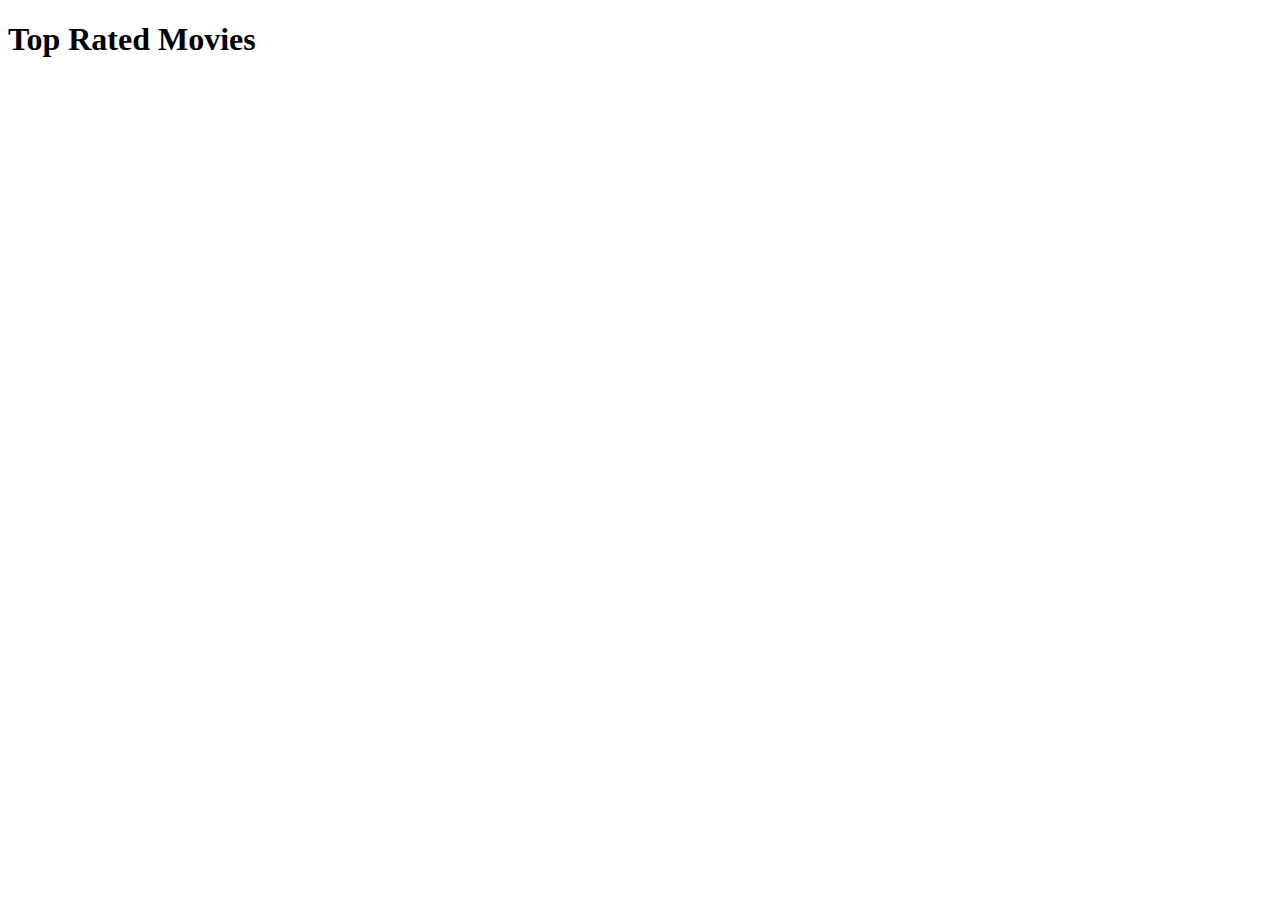
<file: 01_27_Class/index.html>
<!DOCTYPE html>
<html lang="en">
 <head>
 <meta charset="UTF-8" />
 <meta http-equiv="X-UA-Compatible" content="IE=edge" />
 <meta name="viewport" content="width=device-width, initial-scale=1.0" />
 <title>Media Dashboard Example</title>
 <link rel="stylesheet">
 </head>
     <!-- Scenario: Movie Streaming Platform – Top Rated & Trending Content
            Business Requirement: We want to display a mini “dashboard” on a webpage that shows:
            Titles of top-rated movies (rating ≥ 7).
            Average watch time of those movies.
            Optionally, a category breakdown by genre. -->
 <body>
    <h1>Top Rated Movies</h1>
    <div id="movieList"></div>
    <div id="averageWatchTime">
<script src="dashboard.js"></script>
</body>
</html>
</file>
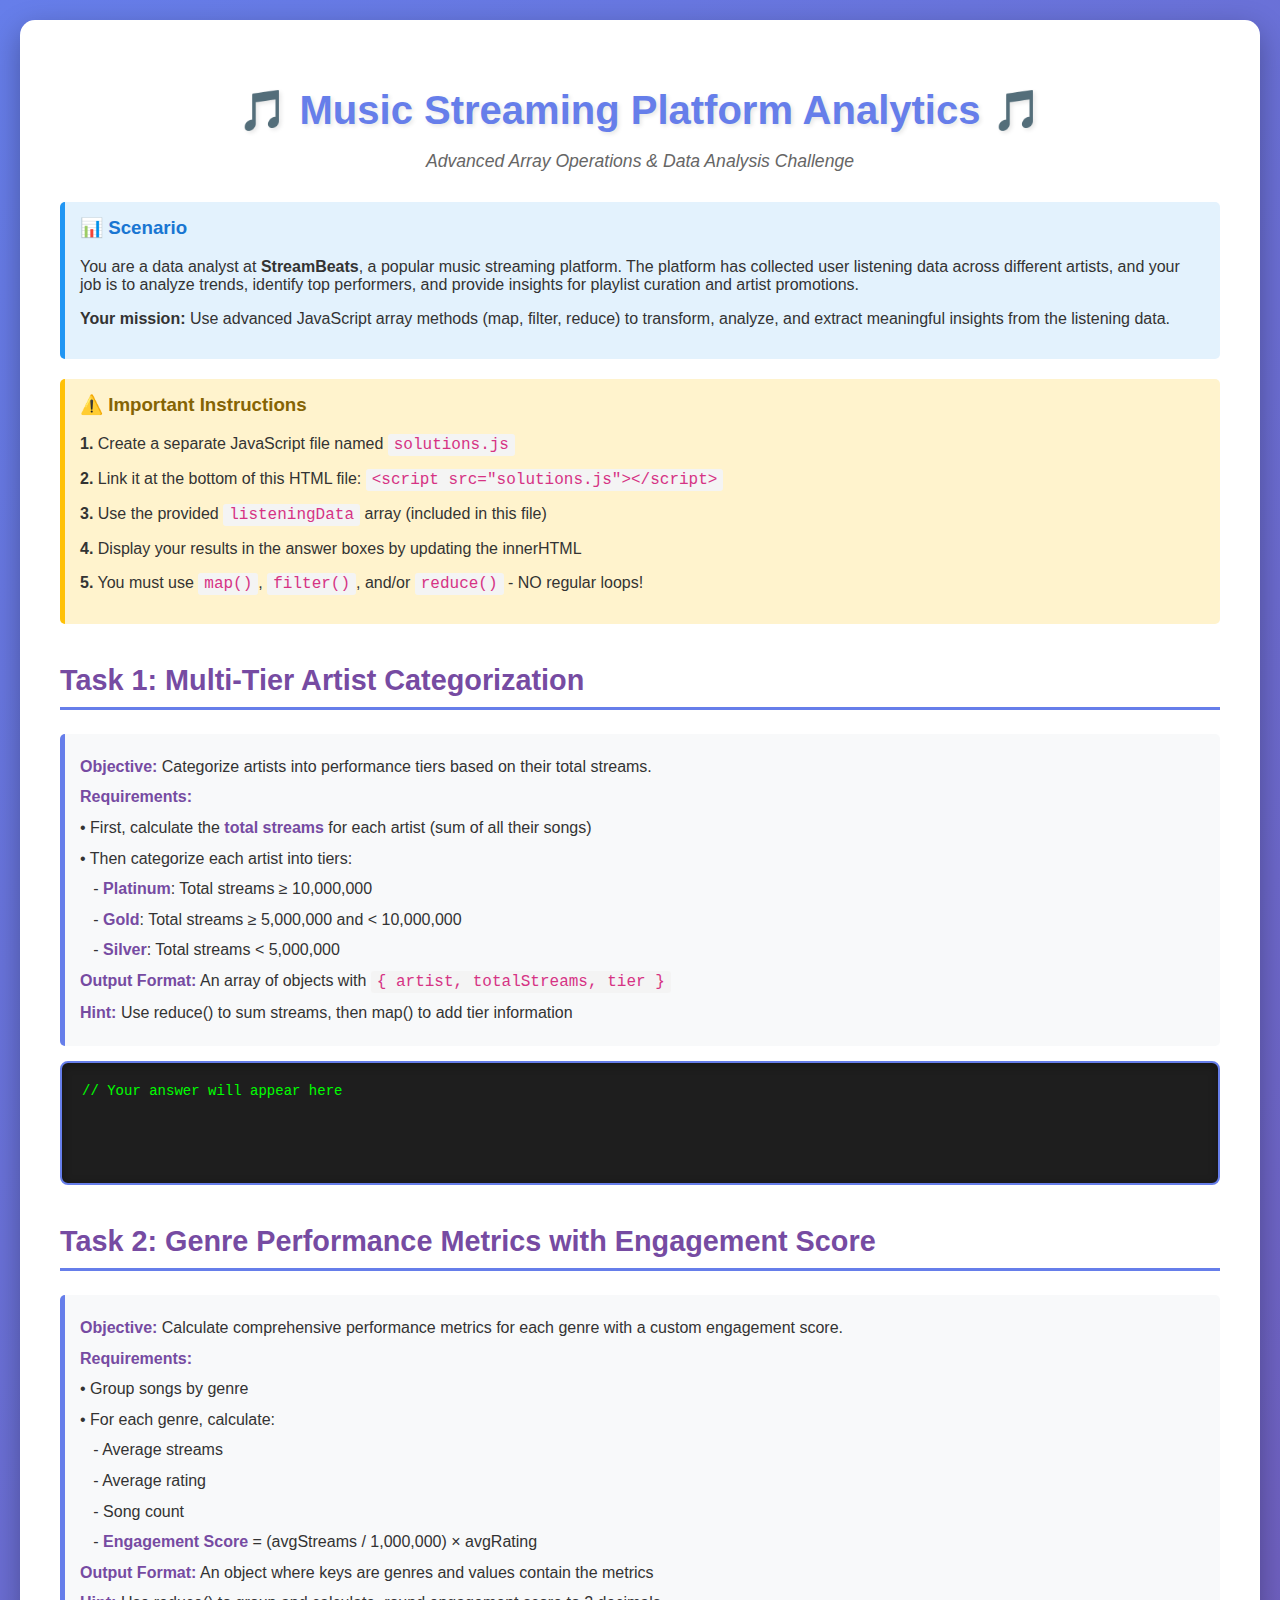
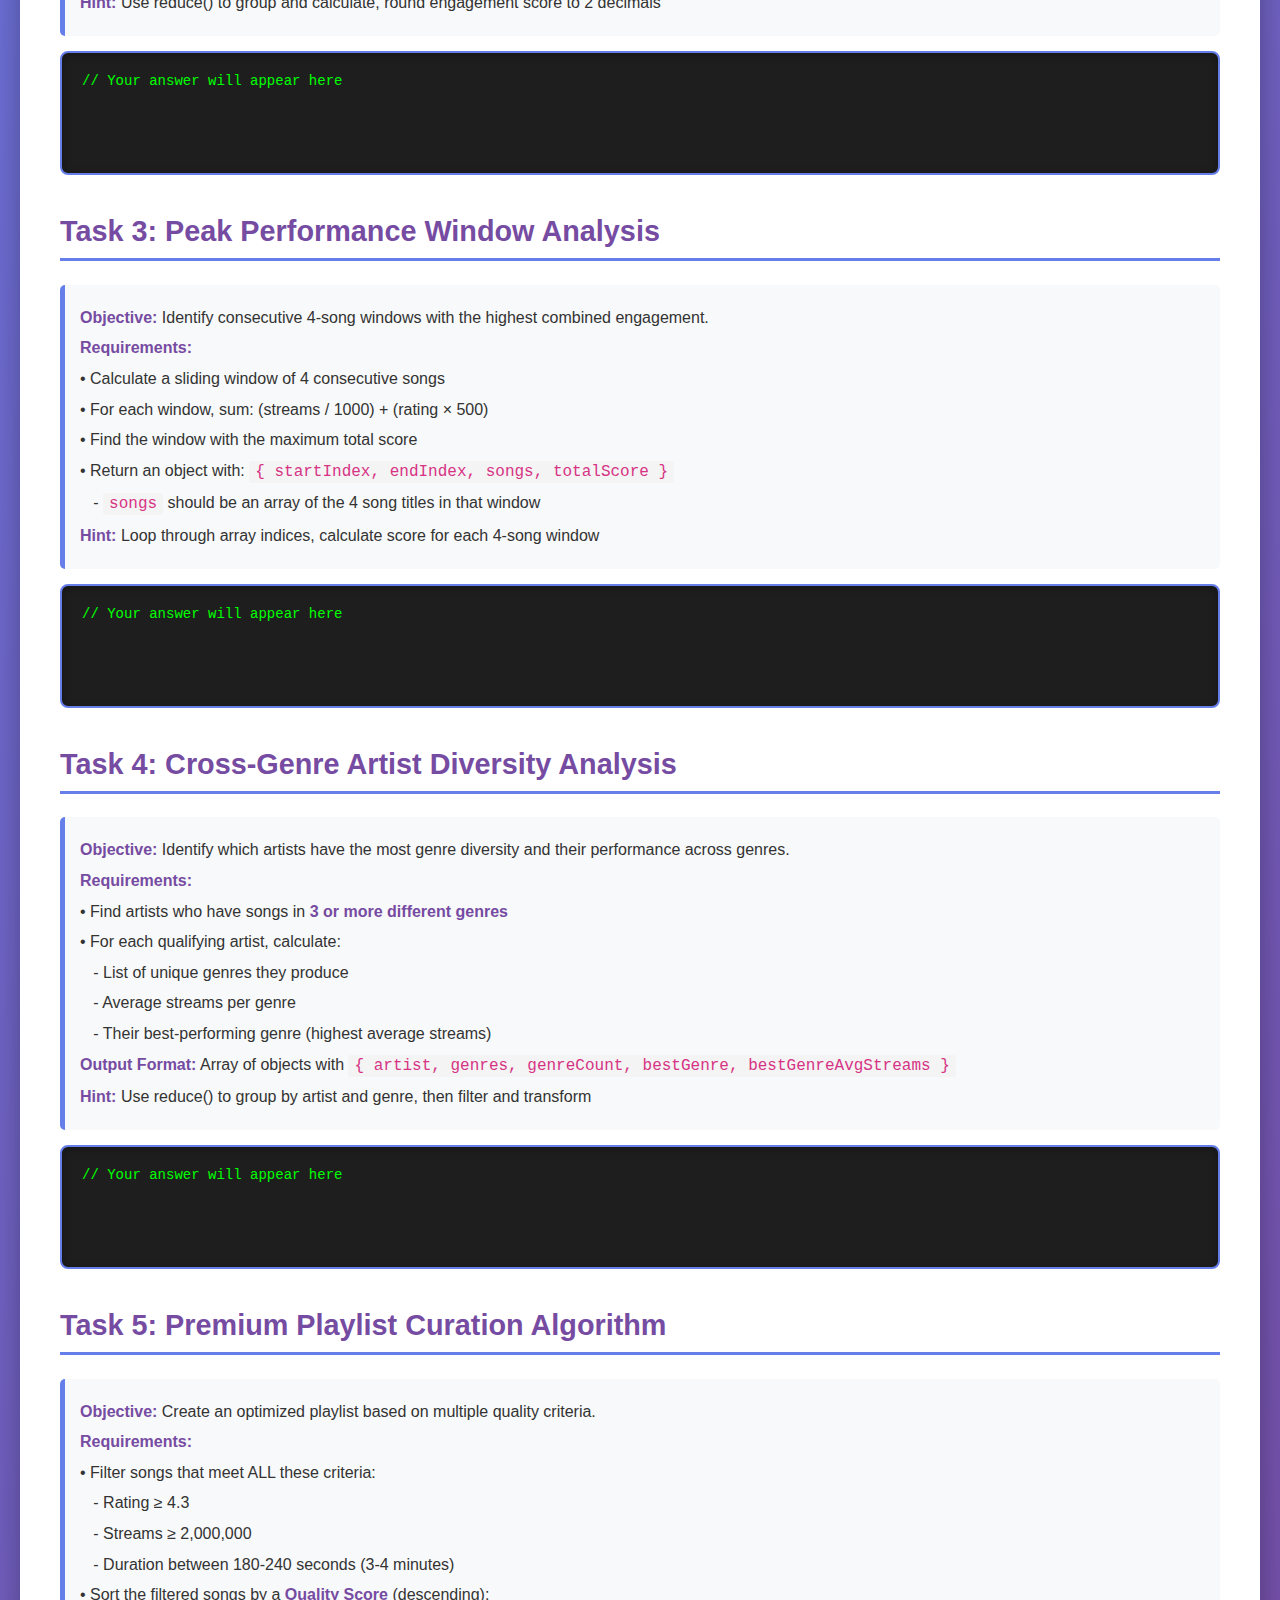
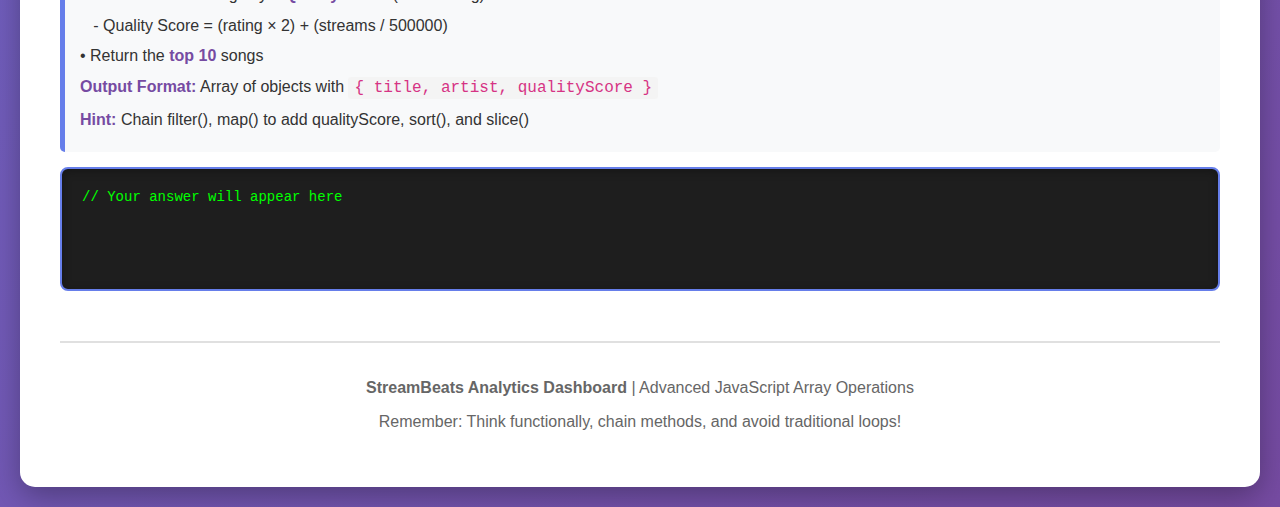
<file: AdvancedArrayOperations-MusicAnalytics/index.html>
<!DOCTYPE html>
<html lang="en">
<head>
    <meta charset="UTF-8">
    <meta name="viewport" content="width=device-width, initial-scale=1.0">
    <title>Music Streaming Platform Analytics - Level 3</title>
    <style>
        /* General page styling */
        body {
            font-family: 'Segoe UI', Tahoma, Geneva, Verdana, sans-serif;
            background: linear-gradient(135deg, #667eea 0%, #764ba2 100%);
            color: #333;
            margin: 0;
            padding: 20px;
            min-height: 100vh;
        }

        .container {
            max-width: 1200px;
            margin: 0 auto;
            background-color: #ffffff;
            border-radius: 15px;
            box-shadow: 0 10px 30px rgba(0, 0, 0, 0.3);
            padding: 40px;
        }

        h1 {
            text-align: center;
            color: #667eea;
            font-size: 2.5em;
            margin-bottom: 10px;
            text-shadow: 2px 2px 4px rgba(0, 0, 0, 0.1);
        }

        .subtitle {
            text-align: center;
            color: #666;
            font-size: 1.1em;
            margin-bottom: 30px;
            font-style: italic;
        }

        h2 {
            color: #764ba2;
            margin-top: 40px;
            padding-bottom: 10px;
            border-bottom: 3px solid #667eea;
            font-size: 1.8em;
        }

        .task-description {
            background-color: #f8f9fa;
            padding: 15px;
            border-left: 5px solid #667eea;
            margin-bottom: 15px;
            border-radius: 5px;
        }

        .task-description p {
            margin: 5px 0;
            font-size: 16px;
            line-height: 1.6;
        }

        .task-description strong {
            color: #764ba2;
        }

        /* Styling for answer boxes */
        .answer-box {
            background-color: #1e1e1e;
            color: #00ff00;
            border: 2px solid #667eea;
            padding: 20px;
            margin-top: 15px;
            margin-bottom: 30px;
            border-radius: 8px;
            font-family: "Courier New", Courier, monospace;
            white-space: pre-wrap;
            overflow-x: auto;
            min-height: 80px;
            font-size: 14px;
            box-shadow: inset 0 2px 10px rgba(0, 0, 0, 0.3);
        }

        .info-box {
            background-color: #e3f2fd;
            border-left: 5px solid #2196f3;
            padding: 15px;
            margin: 20px 0;
            border-radius: 5px;
        }

        .info-box h3 {
            margin-top: 0;
            color: #1976d2;
        }

        .warning-box {
            background-color: #fff3cd;
            border-left: 5px solid #ffc107;
            padding: 15px;
            margin: 20px 0;
            border-radius: 5px;
        }

        .warning-box h3 {
            margin-top: 0;
            color: #856404;
        }

        code {
            background-color: #f4f4f4;
            padding: 2px 6px;
            border-radius: 3px;
            font-family: "Courier New", Courier, monospace;
            color: #d63384;
        }

        .footer {
            text-align: center;
            margin-top: 50px;
            padding-top: 20px;
            border-top: 2px solid #e0e0e0;
            color: #666;
        }
    </style>
</head>
<body>
    <div class="container">
        <h1>🎵 Music Streaming Platform Analytics 🎵</h1>
        <p class="subtitle">Advanced Array Operations & Data Analysis Challenge</p>

        <div class="info-box">
            <h3>📊 Scenario</h3>
            <p>You are a data analyst at <strong>StreamBeats</strong>, a popular music streaming platform. The platform has collected user listening data across different artists, and your job is to analyze trends, identify top performers, and provide insights for playlist curation and artist promotions.</p>
            <p><strong>Your mission:</strong> Use advanced JavaScript array methods (map, filter, reduce) to transform, analyze, and extract meaningful insights from the listening data.</p>
        </div>

        <div class="warning-box">
            <h3>⚠️ Important Instructions</h3>
            <p><strong>1.</strong> Create a separate JavaScript file named <code>solutions.js</code></p>
            <p><strong>2.</strong> Link it at the bottom of this HTML file: <code>&lt;script src="solutions.js"&gt;&lt;/script&gt;</code></p>
            <p><strong>3.</strong> Use the provided <code>listeningData</code> array (included in this file)</p>
            <p><strong>4.</strong> Display your results in the answer boxes by updating the innerHTML</p>
            <p><strong>5.</strong> You must use <code>map()</code>, <code>filter()</code>, and/or <code>reduce()</code> - NO regular loops!</p>
        </div>

        <!-- Task 1 -->
        <h2>Task 1: Multi-Tier Artist Categorization</h2>
        <div class="task-description">
            <p><strong>Objective:</strong> Categorize artists into performance tiers based on their total streams.</p>
            <p><strong>Requirements:</strong></p>
            <p>• First, calculate the <strong>total streams</strong> for each artist (sum of all their songs)</p>
            <p>• Then categorize each artist into tiers:</p>
            <p>&nbsp;&nbsp;&nbsp;- <strong>Platinum</strong>: Total streams ≥ 10,000,000</p>
            <p>&nbsp;&nbsp;&nbsp;- <strong>Gold</strong>: Total streams ≥ 5,000,000 and &lt; 10,000,000</p>
            <p>&nbsp;&nbsp;&nbsp;- <strong>Silver</strong>: Total streams &lt; 5,000,000</p>
            <p><strong>Output Format:</strong> An array of objects with <code>{ artist, totalStreams, tier }</code></p>
            <p><strong>Hint:</strong> Use reduce() to sum streams, then map() to add tier information</p>
        </div>
        <p id="task1Answer" class="answer-box">// Your answer will appear here</p>

        <!-- Task 2 -->
        <h2>Task 2: Genre Performance Metrics with Engagement Score</h2>
        <div class="task-description">
            <p><strong>Objective:</strong> Calculate comprehensive performance metrics for each genre with a custom engagement score.</p>
            <p><strong>Requirements:</strong></p>
            <p>• Group songs by genre</p>
            <p>• For each genre, calculate:</p>
            <p>&nbsp;&nbsp;&nbsp;- Average streams</p>
            <p>&nbsp;&nbsp;&nbsp;- Average rating</p>
            <p>&nbsp;&nbsp;&nbsp;- Song count</p>
            <p>&nbsp;&nbsp;&nbsp;- <strong>Engagement Score</strong> = (avgStreams / 1,000,000) × avgRating</p>
            <p><strong>Output Format:</strong> An object where keys are genres and values contain the metrics</p>
            <p><strong>Hint:</strong> Use reduce() to group and calculate, round engagement score to 2 decimals</p>
        </div>
        <p id="task2Answer" class="answer-box">// Your answer will appear here</p>

        <!-- Task 3 -->
        <h2>Task 3: Peak Performance Window Analysis</h2>
        <div class="task-description">
            <p><strong>Objective:</strong> Identify consecutive 4-song windows with the highest combined engagement.</p>
            <p><strong>Requirements:</strong></p>
            <p>• Calculate a sliding window of 4 consecutive songs</p>
            <p>• For each window, sum: (streams / 1000) + (rating × 500)</p>
            <p>• Find the window with the maximum total score</p>
            <p>• Return an object with: <code>{ startIndex, endIndex, songs, totalScore }</code></p>
            <p>&nbsp;&nbsp;&nbsp;- <code>songs</code> should be an array of the 4 song titles in that window</p>
            <p><strong>Hint:</strong> Loop through array indices, calculate score for each 4-song window</p>
        </div>
        <p id="task3Answer" class="answer-box">// Your answer will appear here</p>

        <!-- Task 4 -->
        <h2>Task 4: Cross-Genre Artist Diversity Analysis</h2>
        <div class="task-description">
            <p><strong>Objective:</strong> Identify which artists have the most genre diversity and their performance across genres.</p>
            <p><strong>Requirements:</strong></p>
            <p>• Find artists who have songs in <strong>3 or more different genres</strong></p>
            <p>• For each qualifying artist, calculate:</p>
            <p>&nbsp;&nbsp;&nbsp;- List of unique genres they produce</p>
            <p>&nbsp;&nbsp;&nbsp;- Average streams per genre</p>
            <p>&nbsp;&nbsp;&nbsp;- Their best-performing genre (highest average streams)</p>
            <p><strong>Output Format:</strong> Array of objects with <code>{ artist, genres, genreCount, bestGenre, bestGenreAvgStreams }</code></p>
            <p><strong>Hint:</strong> Use reduce() to group by artist and genre, then filter and transform</p>
        </div>
        <p id="task4Answer" class="answer-box">// Your answer will appear here</p>

        <!-- Task 5 -->
        <h2>Task 5: Premium Playlist Curation Algorithm</h2>
        <div class="task-description">
            <p><strong>Objective:</strong> Create an optimized playlist based on multiple quality criteria.</p>
            <p><strong>Requirements:</strong></p>
            <p>• Filter songs that meet ALL these criteria:</p>
            <p>&nbsp;&nbsp;&nbsp;- Rating ≥ 4.3</p>
            <p>&nbsp;&nbsp;&nbsp;- Streams ≥ 2,000,000</p>
            <p>&nbsp;&nbsp;&nbsp;- Duration between 180-240 seconds (3-4 minutes)</p>
            <p>• Sort the filtered songs by a <strong>Quality Score</strong> (descending):</p>
            <p>&nbsp;&nbsp;&nbsp;- Quality Score = (rating × 2) + (streams / 500000)</p>
            <p>• Return the <strong>top 10</strong> songs</p>
            <p><strong>Output Format:</strong> Array of objects with <code>{ title, artist, qualityScore }</code></p>
            <p><strong>Hint:</strong> Chain filter(), map() to add qualityScore, sort(), and slice()</p>
        </div>
        <p id="task5Answer" class="answer-box">// Your answer will appear here</p>

        <div class="footer">
            <p><strong>StreamBeats Analytics Dashboard</strong> | Advanced JavaScript Array Operations</p>
            <p>Remember: Think functionally, chain methods, and avoid traditional loops!</p>
        </div>
    </div>

    <!-- Data Source -->
    <script>
        const listeningData = [
            // Pop
            { title: "Sunset Dreams", artist: "Luna Ray", genre: "pop", streams: 4200000, rating: 4.7, duration: 210 },
            { title: "Neon Lights", artist: "Luna Ray", genre: "pop", streams: 3800000, rating: 4.5, duration: 195 },
            { title: "City Hearts", artist: "Max Sterling", genre: "pop", streams: 5100000, rating: 4.6, duration: 225 },
            { title: "Dancing Shadows", artist: "Aria Chen", genre: "pop", streams: 2900000, rating: 4.4, duration: 200 },
            { title: "Summer Vibes", artist: "Aria Chen", genre: "pop", streams: 6200000, rating: 4.8, duration: 215 },

            // Rock
            { title: "Thunder Roads", artist: "The Rebels", genre: "rock", streams: 3400000, rating: 4.3, duration: 245 },
            { title: "Breaking Free", artist: "The Rebels", genre: "rock", streams: 4100000, rating: 4.5, duration: 230 },
            { title: "Electric Storm", artist: "Luna Ray", genre: "rock", streams: 2700000, rating: 4.2, duration: 255 },
            { title: "Midnight Run", artist: "Jake Rivers", genre: "rock", streams: 3900000, rating: 4.6, duration: 220 },
            { title: "Rebel Heart", artist: "Jake Rivers", genre: "rock", streams: 5200000, rating: 4.7, duration: 235 },

            // Hip-Hop
            { title: "Flow State", artist: "MC Dynamo", genre: "hip-hop", streams: 7800000, rating: 4.8, duration: 190 },
            { title: "Street Poet", artist: "MC Dynamo", genre: "hip-hop", streams: 6500000, rating: 4.6, duration: 205 },
            { title: "Golden Era", artist: "Lyric Master", genre: "hip-hop", streams: 4200000, rating: 4.4, duration: 210 },
            { title: "Rhythm & Truth", artist: "Lyric Master", genre: "hip-hop", streams: 5600000, rating: 4.7, duration: 198 },
            { title: "Urban Legends", artist: "Max Sterling", genre: "hip-hop", streams: 3800000, rating: 4.3, duration: 215 },

            // Electronic
            { title: "Digital Dreams", artist: "Synth Wave", genre: "electronic", streams: 5900000, rating: 4.5, duration: 188 },
            { title: "Neon Pulse", artist: "Synth Wave", genre: "electronic", streams: 6700000, rating: 4.7, duration: 192 },
            { title: "Cyber City", artist: "Aria Chen", genre: "electronic", streams: 4500000, rating: 4.4, duration: 205 },
            { title: "Future Beats", artist: "DJ Nova", genre: "electronic", streams: 8100000, rating: 4.9, duration: 195 },
            { title: "Voltage", artist: "DJ Nova", genre: "electronic", streams: 7200000, rating: 4.6, duration: 200 },

            // R&B
            { title: "Smooth Operator", artist: "Velvet Voice", genre: "r&b", streams: 3200000, rating: 4.5, duration: 220 },
            { title: "Midnight Groove", artist: "Velvet Voice", genre: "r&b", streams: 4600000, rating: 4.7, duration: 235 },
            { title: "Soul Fire", artist: "Luna Ray", genre: "r&b", streams: 2800000, rating: 4.3, duration: 210 },
            { title: "Love Language", artist: "Aria Chen", genre: "r&b", streams: 5400000, rating: 4.8, duration: 225 },
            { title: "Feel The Vibe", artist: "Max Sterling", genre: "r&b", streams: 3900000, rating: 4.4, duration: 215 },

            // Indie
            { title: "Whispering Pines", artist: "Forest Echo", genre: "indie", streams: 1900000, rating: 4.6, duration: 240 },
            { title: "Coffee Shop Tales", artist: "Forest Echo", genre: "indie", streams: 2100000, rating: 4.4, duration: 225 },
            { title: "Vintage Memories", artist: "The Wanderers", genre: "indie", streams: 1600000, rating: 4.2, duration: 235 },
            { title: "Paper Planes", artist: "The Wanderers", genre: "indie", streams: 2400000, rating: 4.5, duration: 220 },
            { title: "Golden Hour", artist: "Luna Ray", genre: "indie", streams: 3100000, rating: 4.7, duration: 215 }
        ];
    </script>

    <!-- Link to student's solution file -->
    <script src="solutions.js"></script>
</body>
</html>
</file>
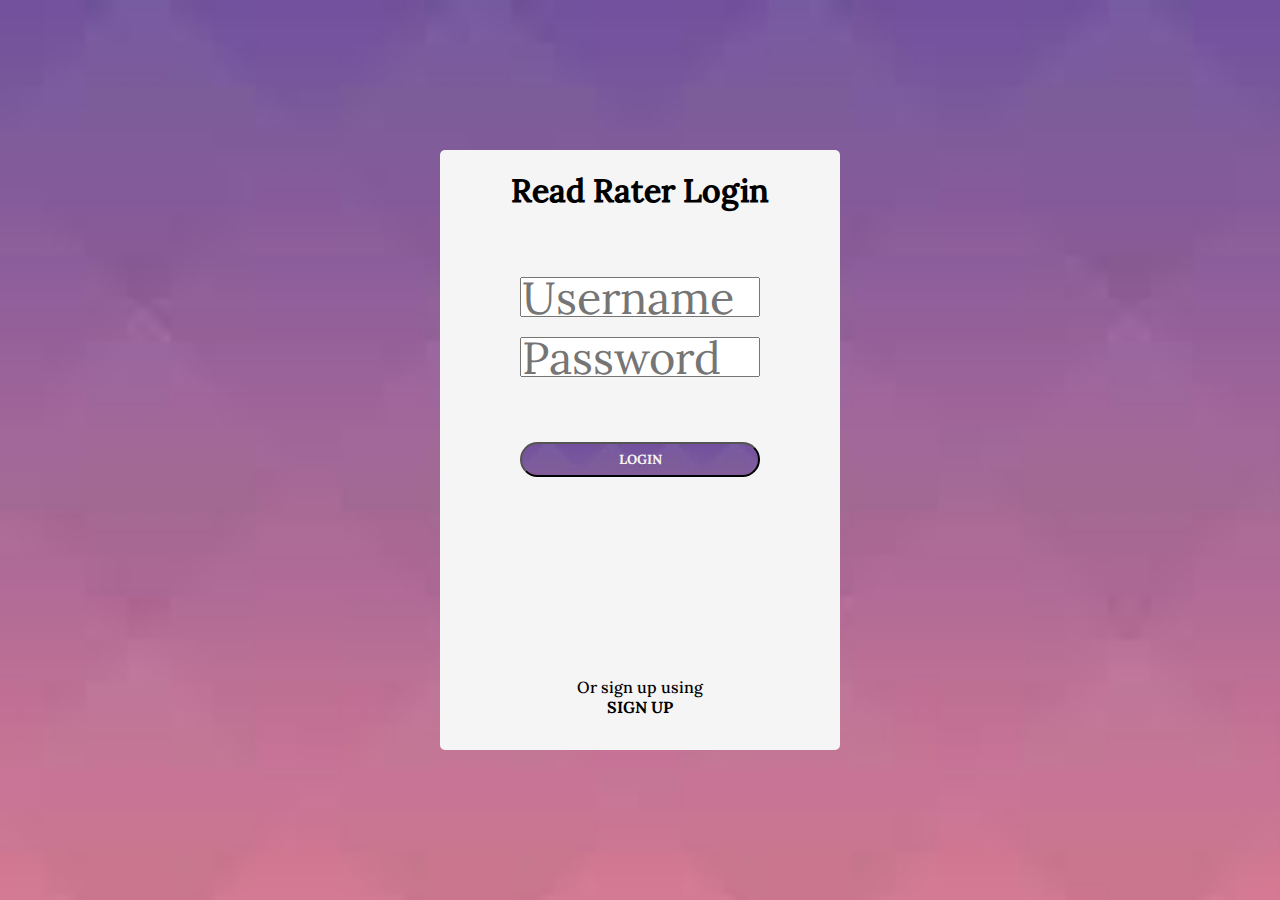
<file: Final Project/index.html>
<!DOCTYPE html>
<html lang="en">
 <head>
 <meta charset="UTF-8" />
 <meta http-equiv="X-UA-Compatible" content="IE=edge" />
 <meta name="viewport" content="width=device-width, initial-scale=1.0" />
 <title>Read Rater Login</title>
 <link rel="stylesheet" href="css/styles.css">
 </head>
 <body>
    <div class="wrapper">
        <div class="loginBox">
            <h1>Read Rater Login</h1>
            <form action="" id="loginForm">
                <!-- Username input -->
                 <div class="form-group">
                    <label for="username"></label>
                    <input type="text" name="username" id="username" placeholder="Username">
                 </div>
                <!-- Password input -->
                 <div class="form-group">
                    <label for="password"></label>
                    <input type="password" name="password" id="password" placeholder="Password">
                 </div>

                <!-- Login button -->
                 <button type="submit" id="login">LOGIN</button>
                
                 <!-- LINK TO SIGN UP PAGE -->
                <p>Or sign up using <br> <a href="signup.html">SIGN UP</a></p>

            </form>

        </div>
    </div>
<script src="index.js"></script>
</body>
</html>
</file>
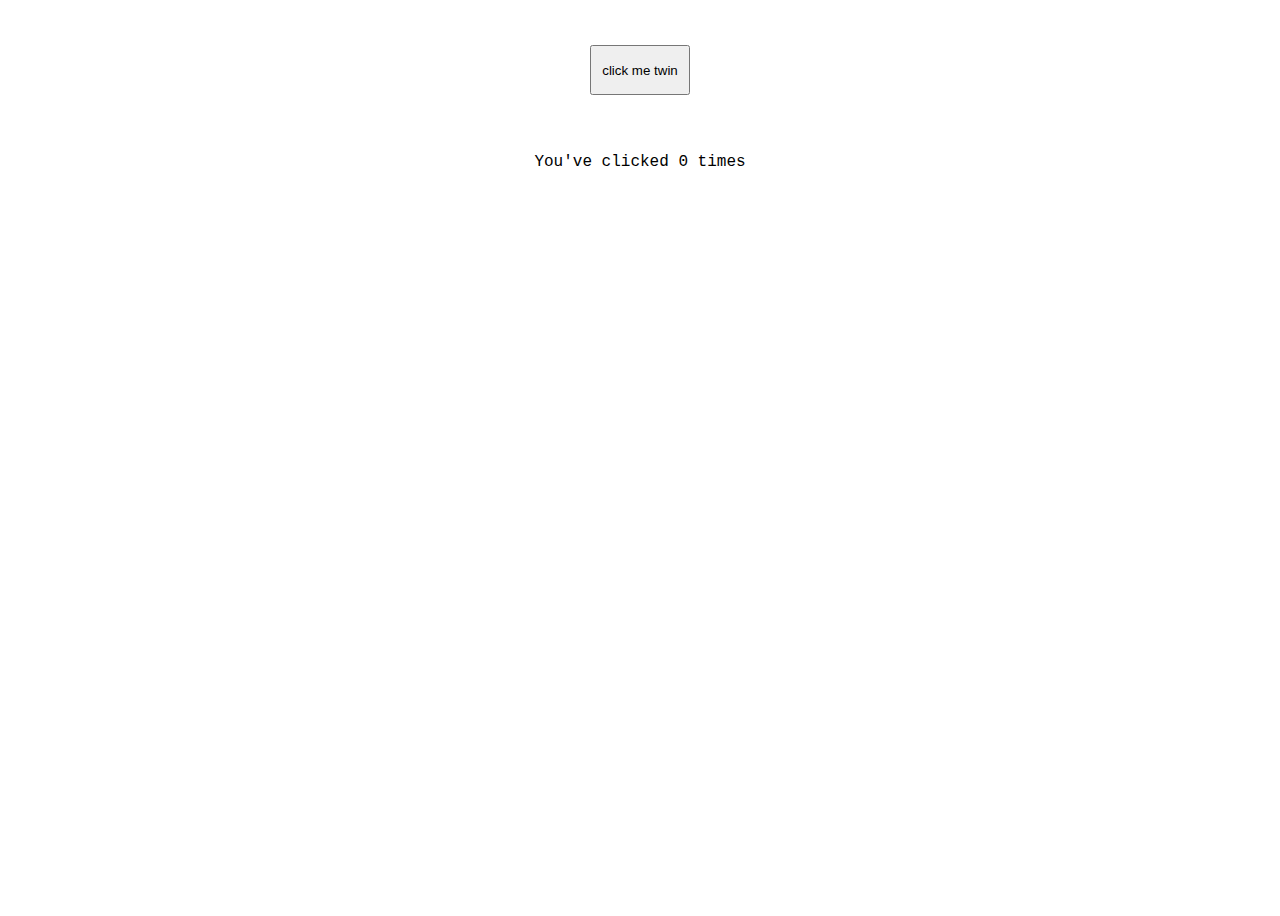
<file: Lab_Assignment1/index.html>
<!DOCTYPE html>
<html lang="en">
<head>
    <meta charset="UTF-8">
    <meta name="viewport" content="width=device-width, initial-scale=1.0">
    <title>My Website</title>
    <link rel="stylesheet" href="style.css">
</head>
<body>
    <h1 id="myh1"></h1>
    <p id="myp"></p>

    <div class="click">
        <button id="my_button"> click me twin</button>
        <p>You've clicked <span id="click-count">0</span> times</p>
    </div>

    <script src="index.js"></script>
</body>
</html>
</file>
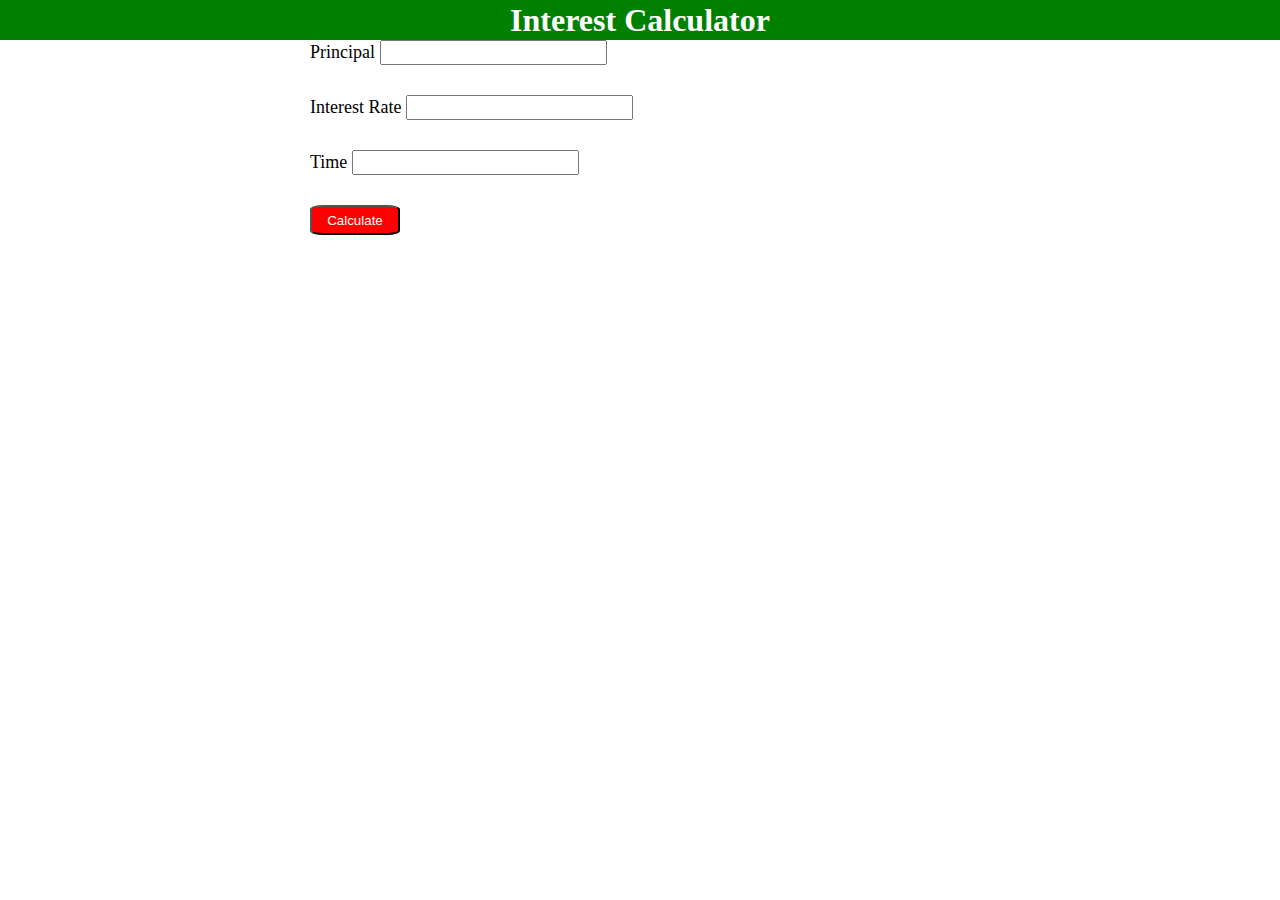
<file: Lab_Assignment3/index.html>
<!DOCTYPE html>
<html lang="en">
 <head>
 <meta charset="UTF-8" />
 <meta http-equiv="X-UA-Compatible" content="IE=edge" />
 <meta name="viewport" content="width=device-width, initial-scale=1.0" />
 <title>Interest Calculators</title>
 <link rel="stylesheet" href="css/styles.css">
 </head>
 <body>
  <div class="wrapper">
    <div class="title">
      <h1>Interest Calculator</h1>
    </div>

    <div class="calculator">
      <div class="problem">
        <form>
          <label for="principal">Principal </label>
          <input type="text" id="my-principle" name="principal">
          <br>
          <label for="interest-rate">Interest Rate </label>
          <input type="text" id="my-rate" name="rate">
          <br>
          <label for="time">Time </label>
          <input type="text" id="my-time" name="time">
          <br>
          
          <button id="calculate">Calculate</button>
        </form>
      </div>
      <div class="result">
        <p id="result"></p>
      </div>
    </div>
  </div>
  <script src="index.js"></script>
 </body>
</html>
</file>
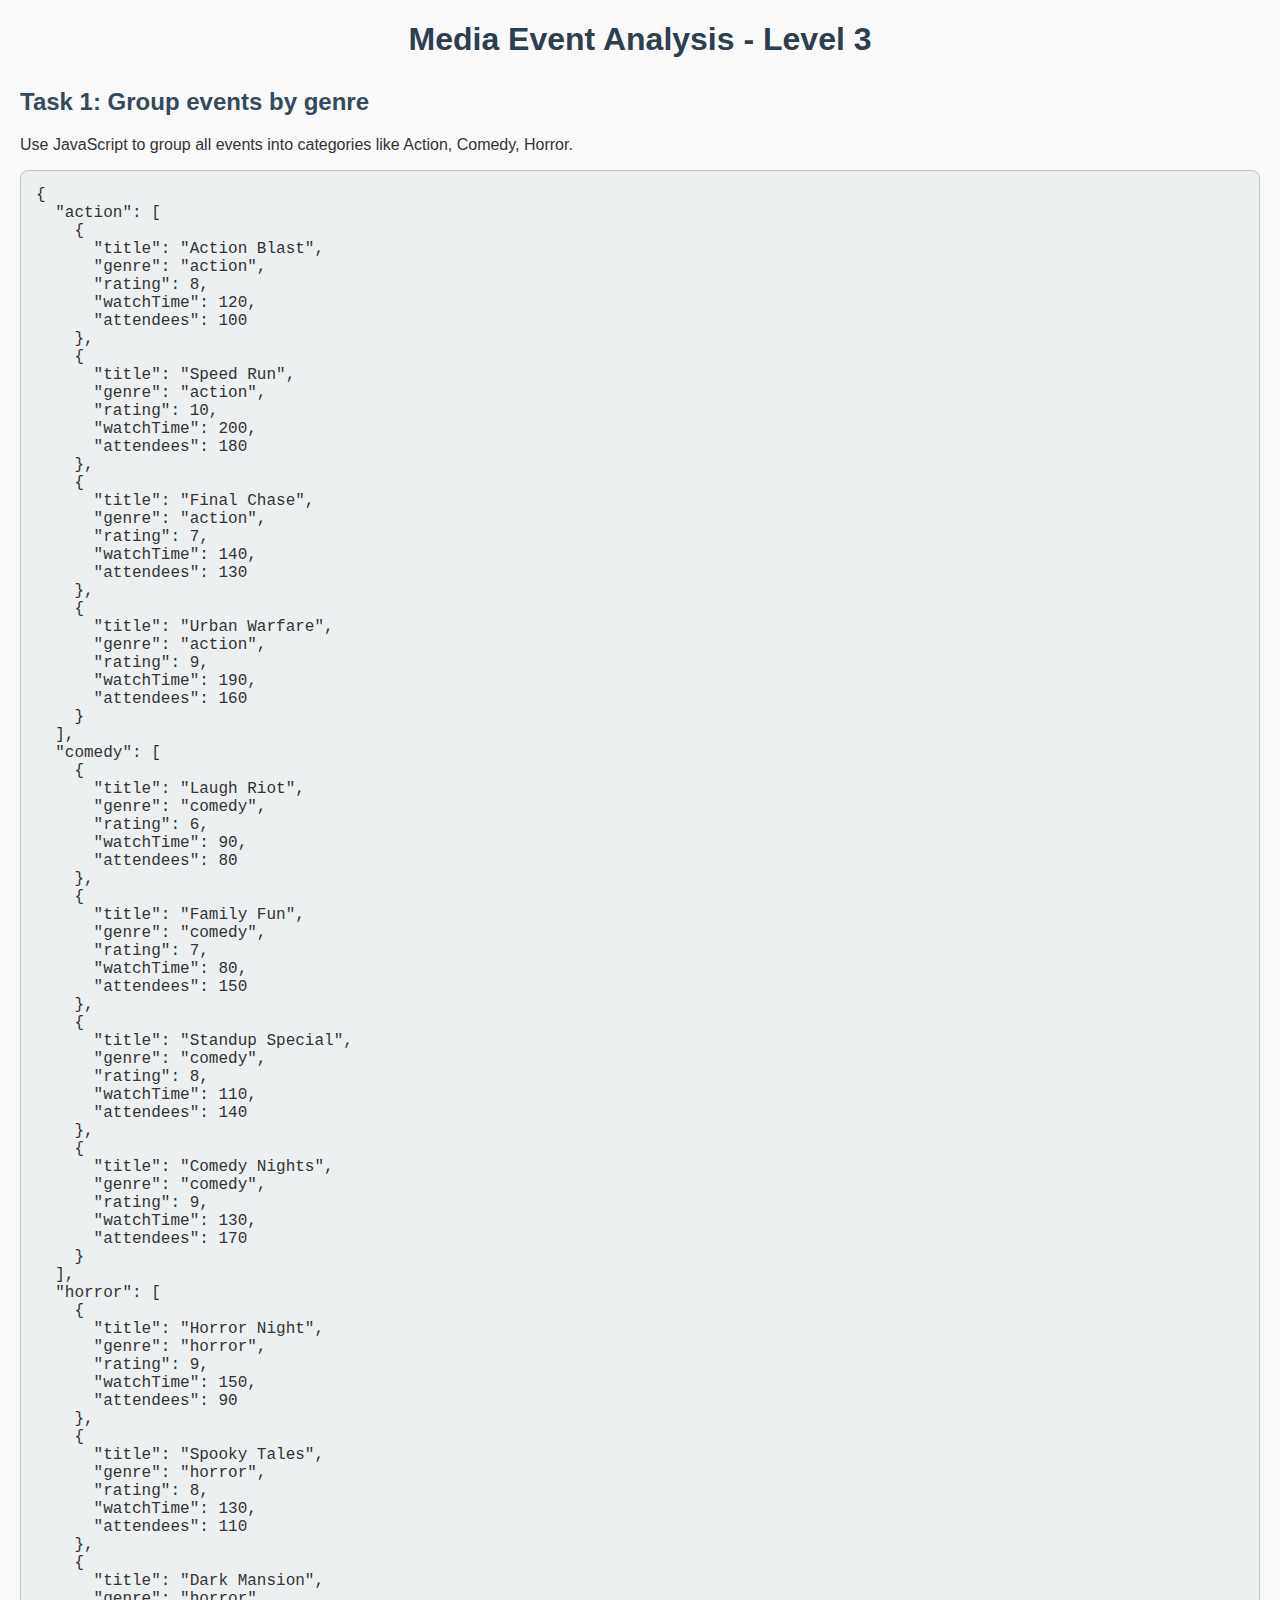
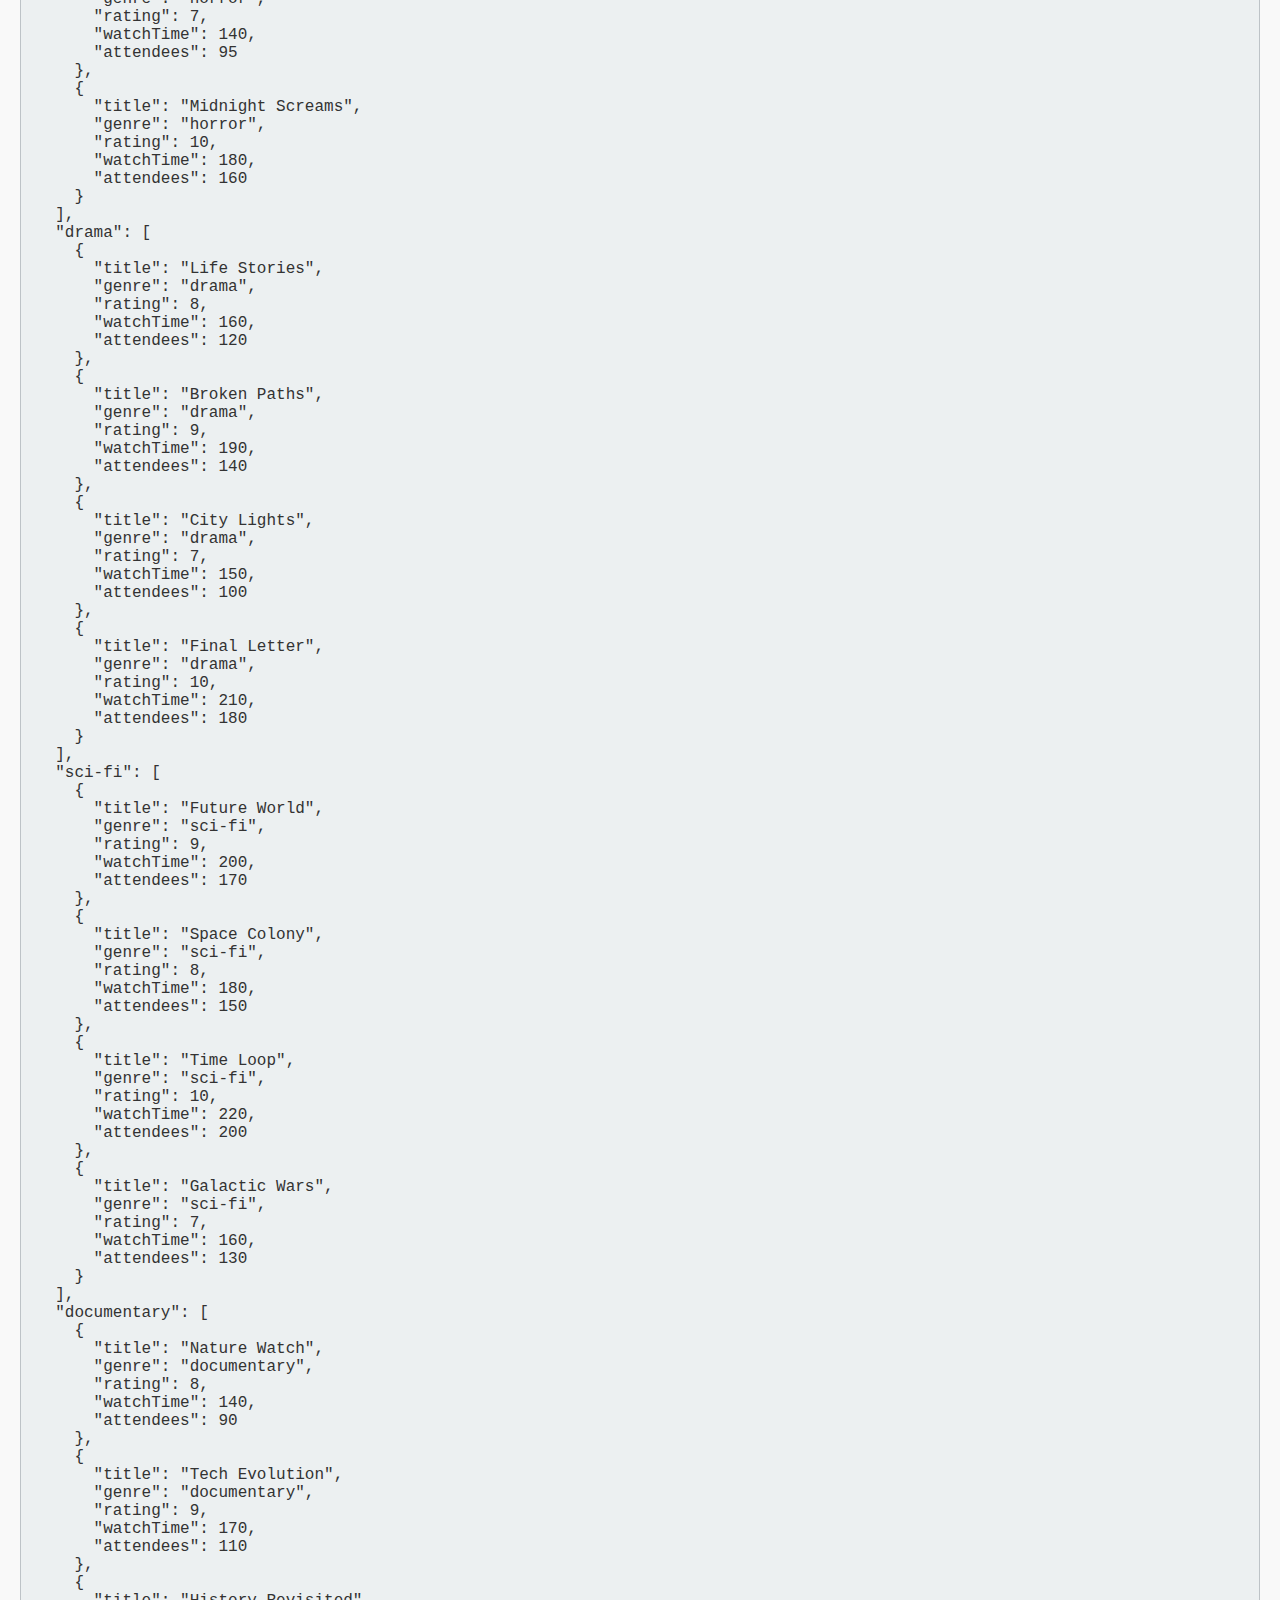
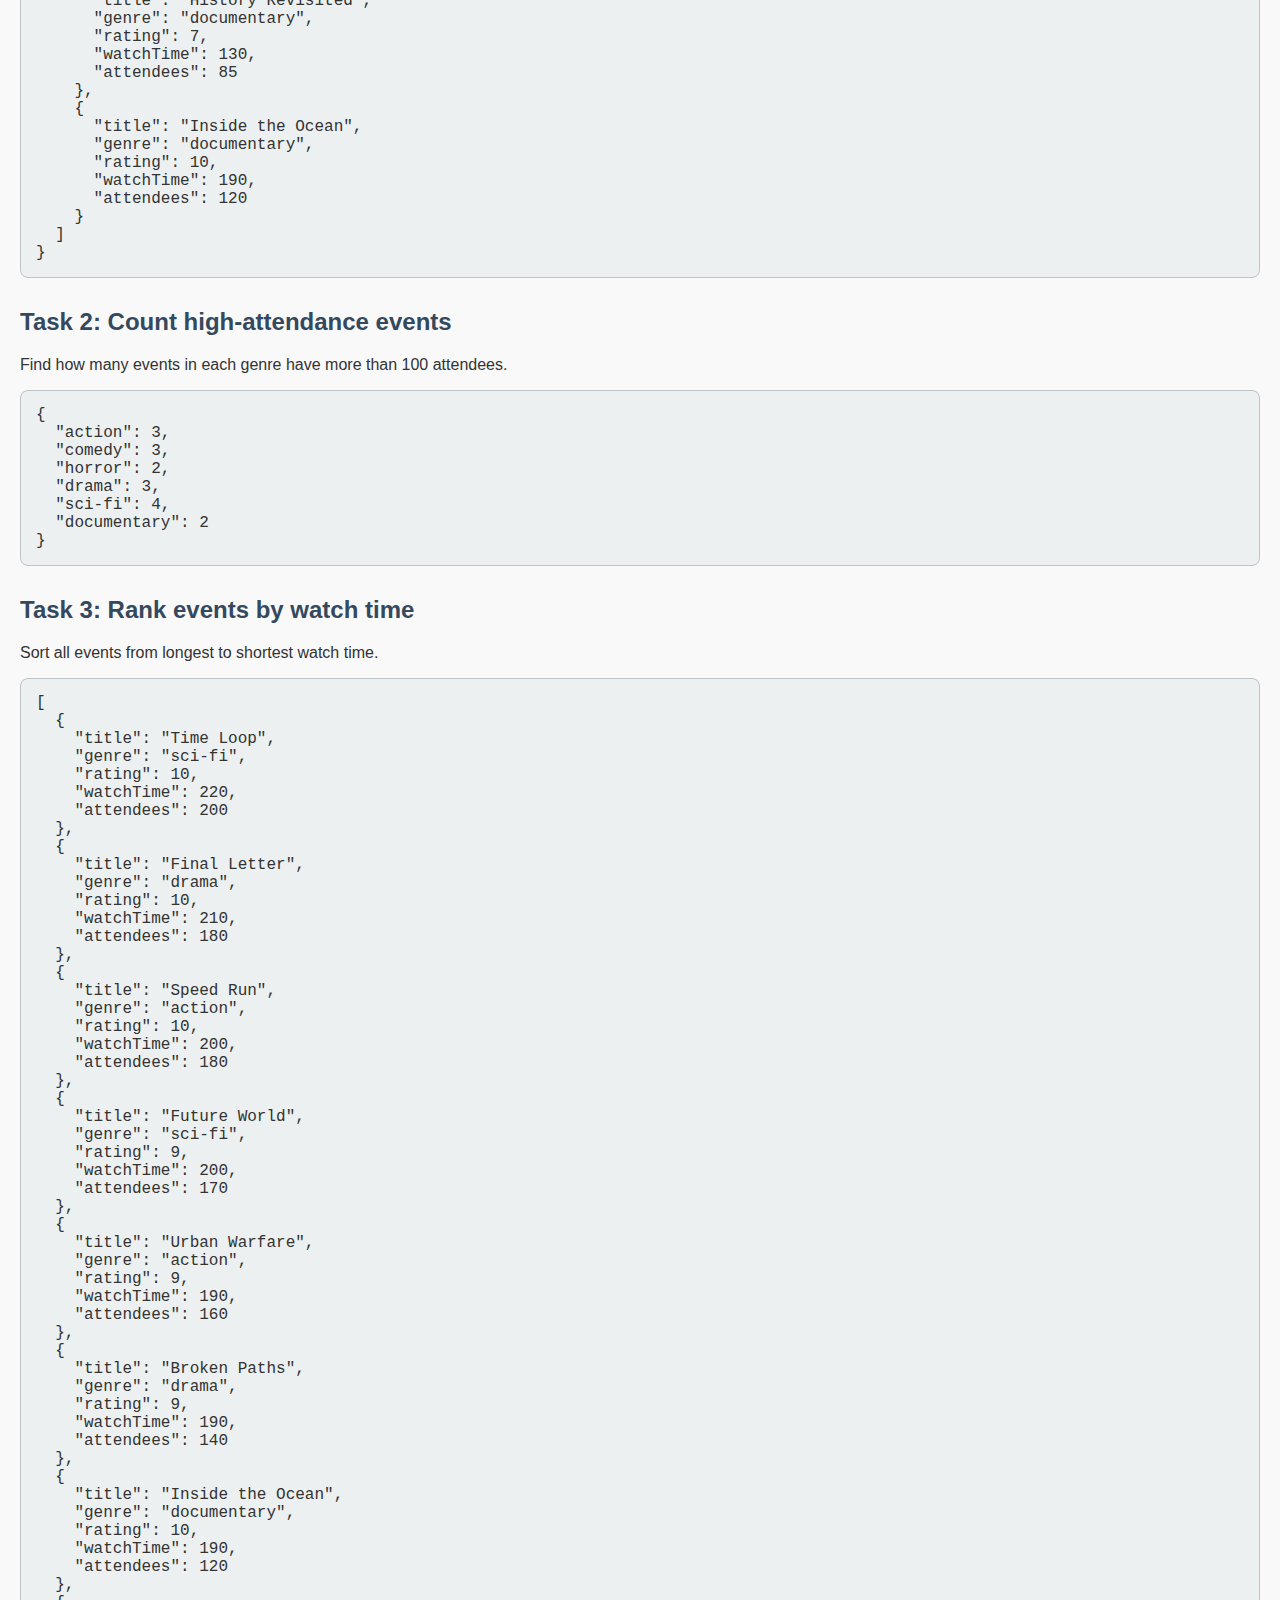
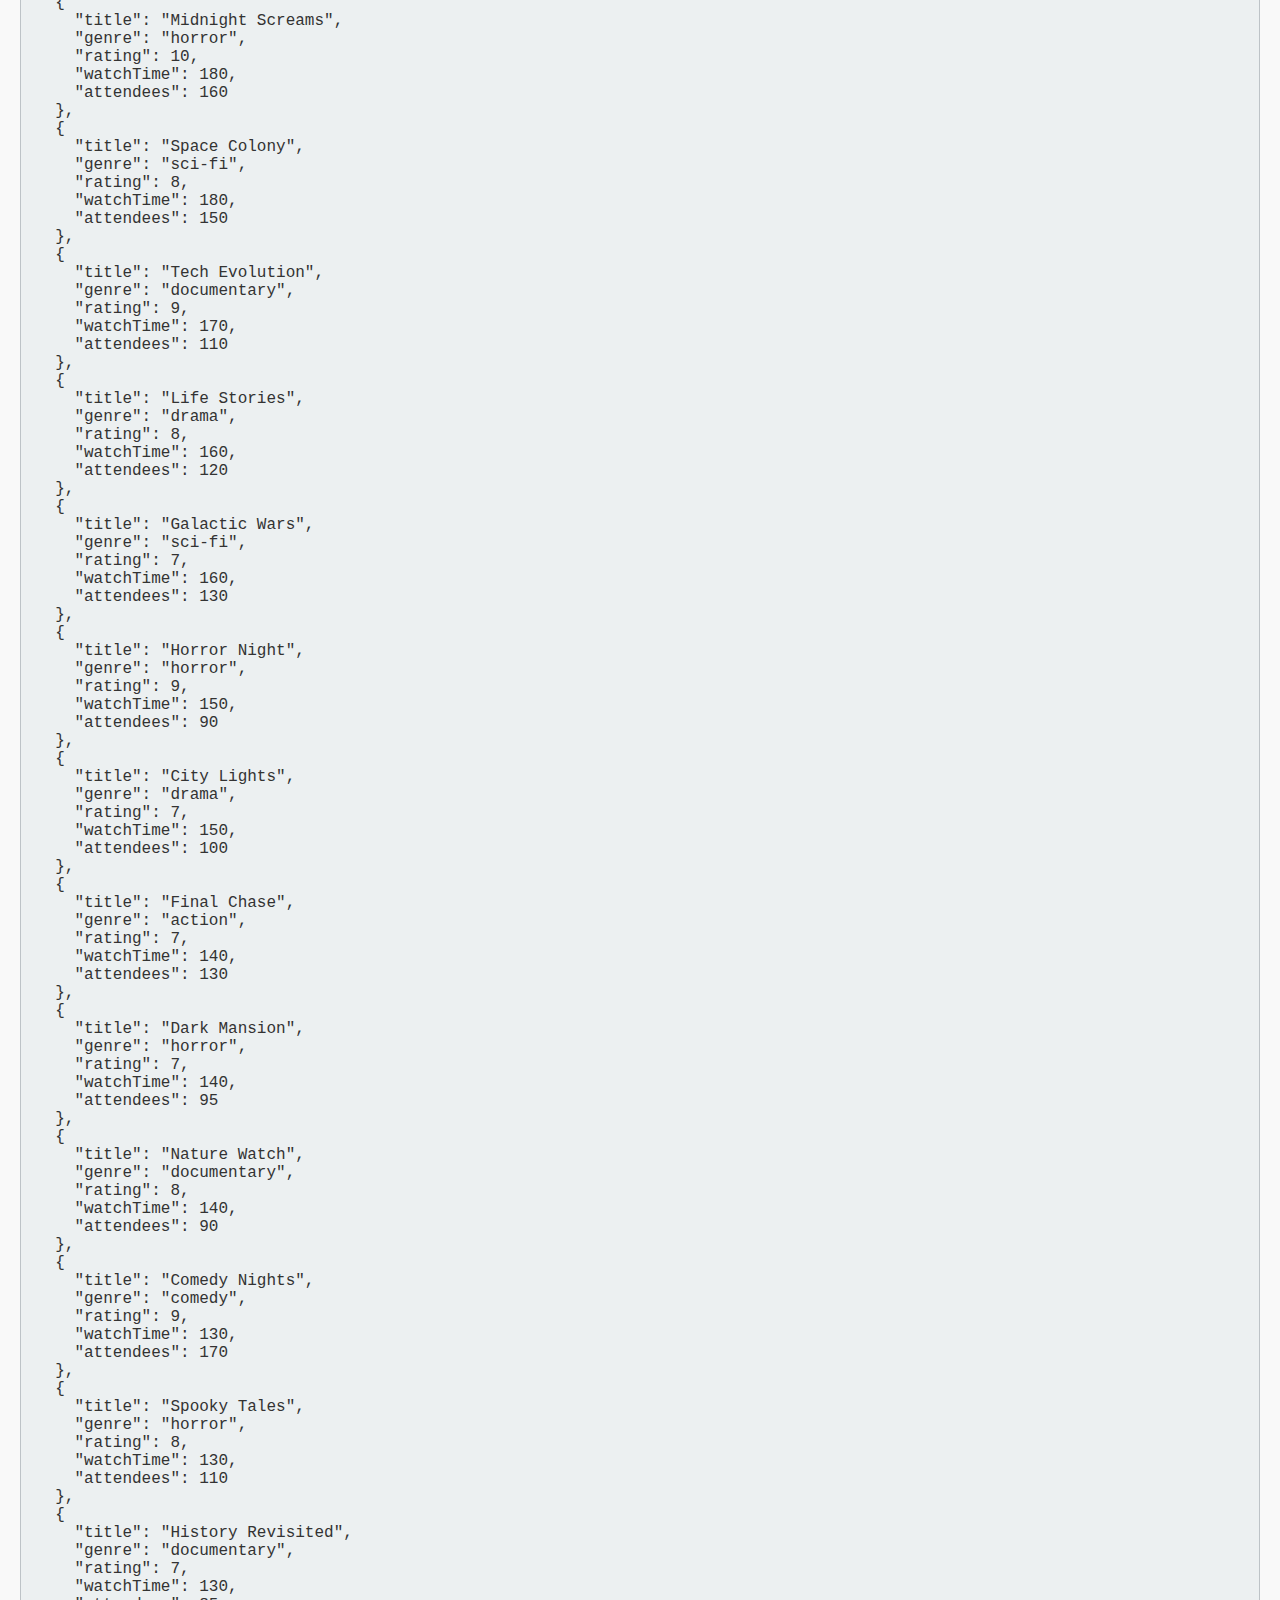
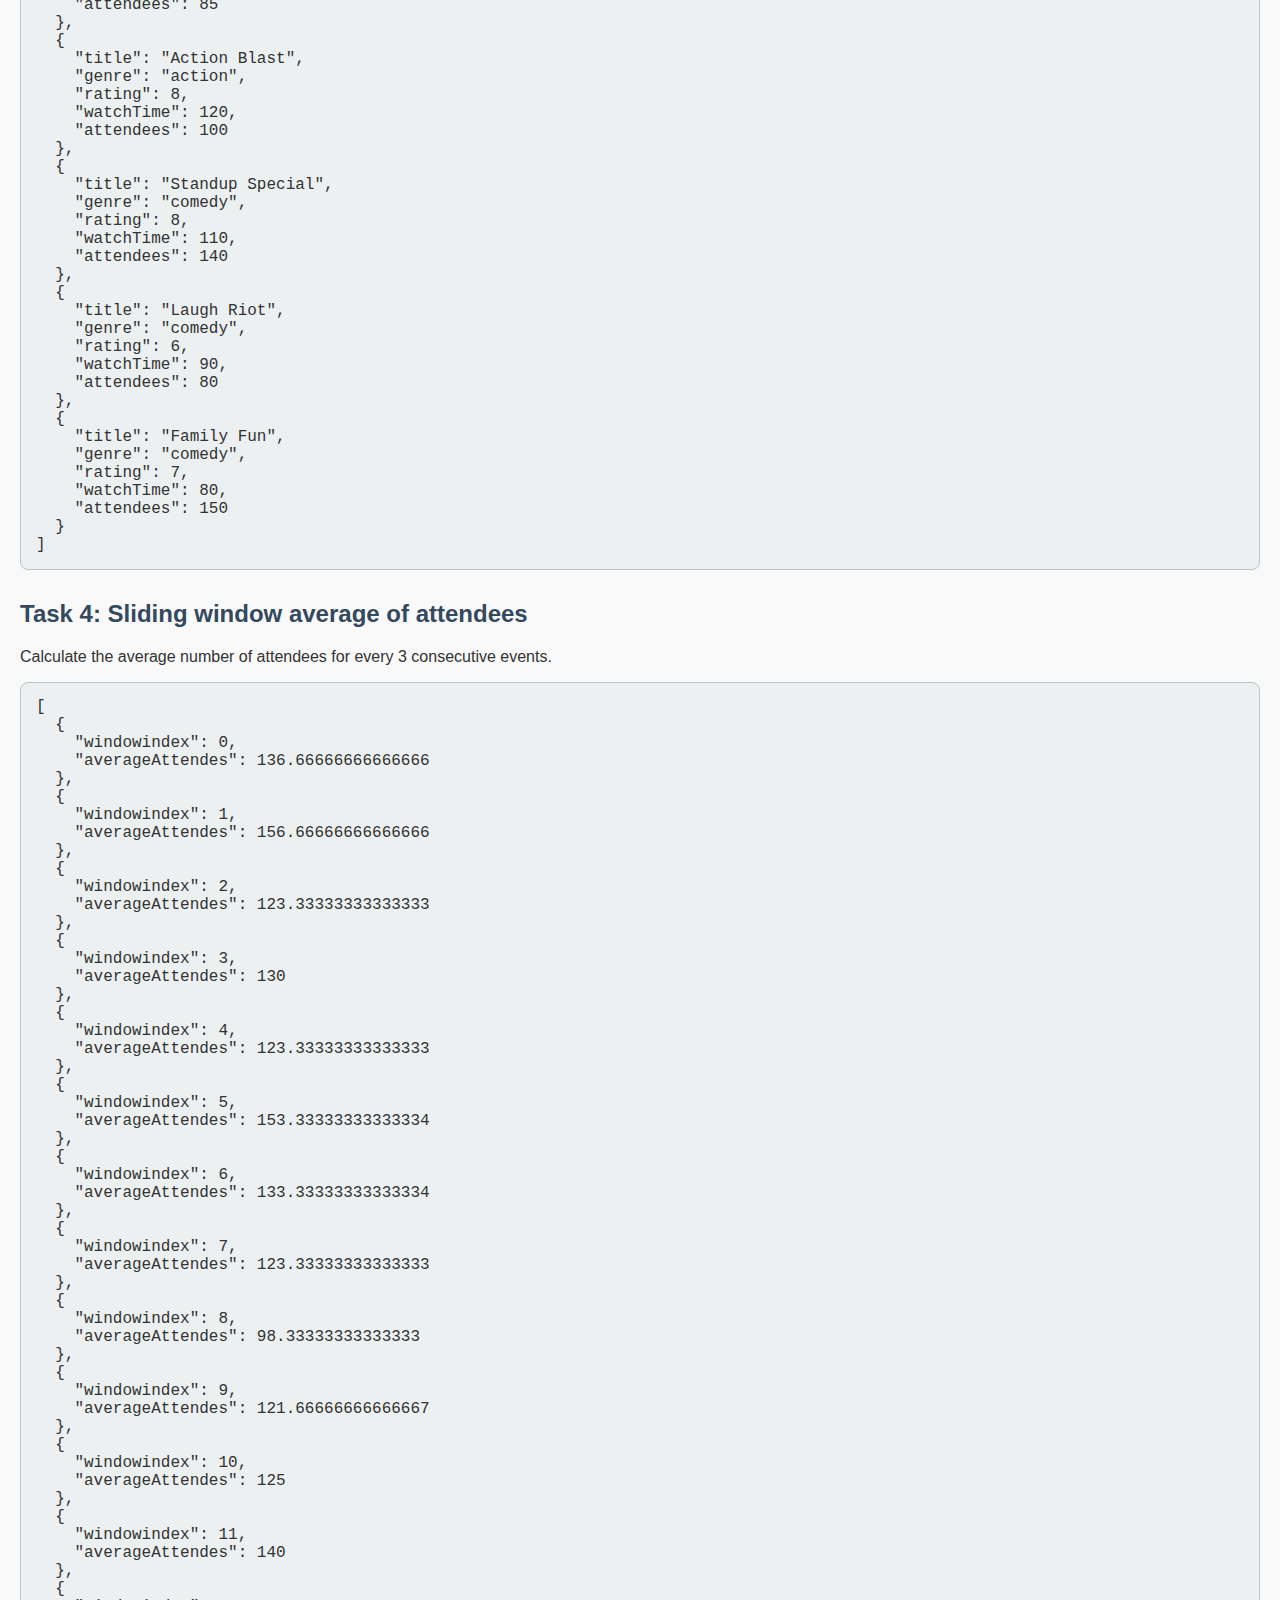
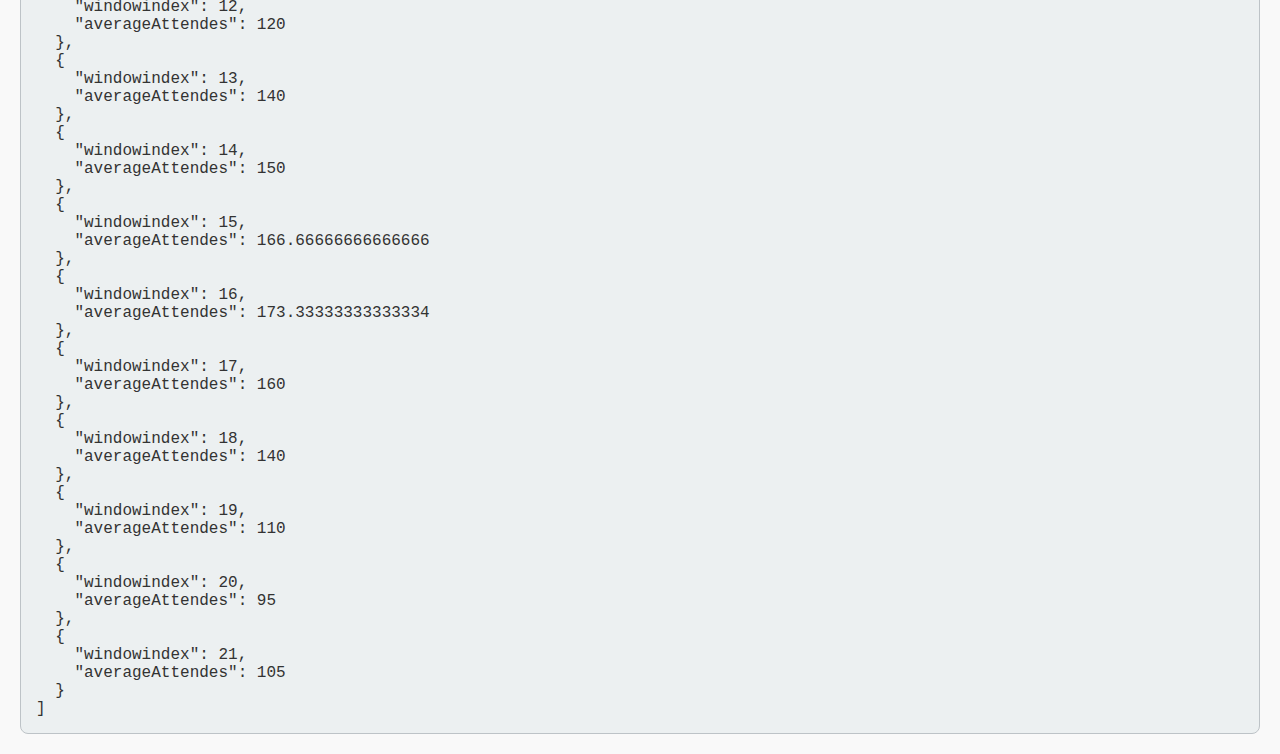
<file: level-3--ES-Feature/index.html>
<!DOCTYPE html>
<html lang="en">
<head>
    <meta charset="UTF-8">
    <title>Media Event Analysis</title>
    <style>
        /* General page styling */
        body {
            font-family: Arial, sans-serif;
            background-color: #f9f9f9;
            color: #333;
            margin: 20px;
        }

        h1 {
            text-align: center;
            color: #2c3e50;
        }

        h2 {
            color: #34495e;
            margin-top: 30px;
        }

        p {
            font-size: 16px;
        }

        /* Styling for answer boxes */
        .answer-box {
            background-color: #ecf0f1;
            border: 1px solid #bdc3c7;
            padding: 15px;
            margin-top: 10px;
            margin-bottom: 20px;
            border-radius: 8px;
            font-family: "Courier New", Courier, monospace;
            white-space: pre; /* preserve formatting */
            overflow-x: auto; /* horizontal scroll if too wide */
        }
    </style>
</head>
<body>
    <h1>Media Event Analysis - Level 3</h1>

    <h2>Task 1: Group events by genre</h2>
    <p>Use JavaScript to group all events into categories like Action, Comedy, Horror.</p>
    <p id="task1Answer" class="answer-box"></p>

    <h2>Task 2: Count high-attendance events</h2>
    <p>Find how many events in each genre have more than 100 attendees.</p>
    <p id="task2Answer" class="answer-box"></p>

    <h2>Task 3: Rank events by watch time</h2>
    <p>Sort all events from longest to shortest watch time.</p>
    <p id="task3Answer" class="answer-box"></p>

    <h2>Task 4: Sliding window average of attendees</h2>
    <p>Calculate the average number of attendees for every 3 consecutive events.</p>
    <p id="task4Answer" class="answer-box"></p>

    <script src="answers.js"></script>
</body>
</html>
</file>
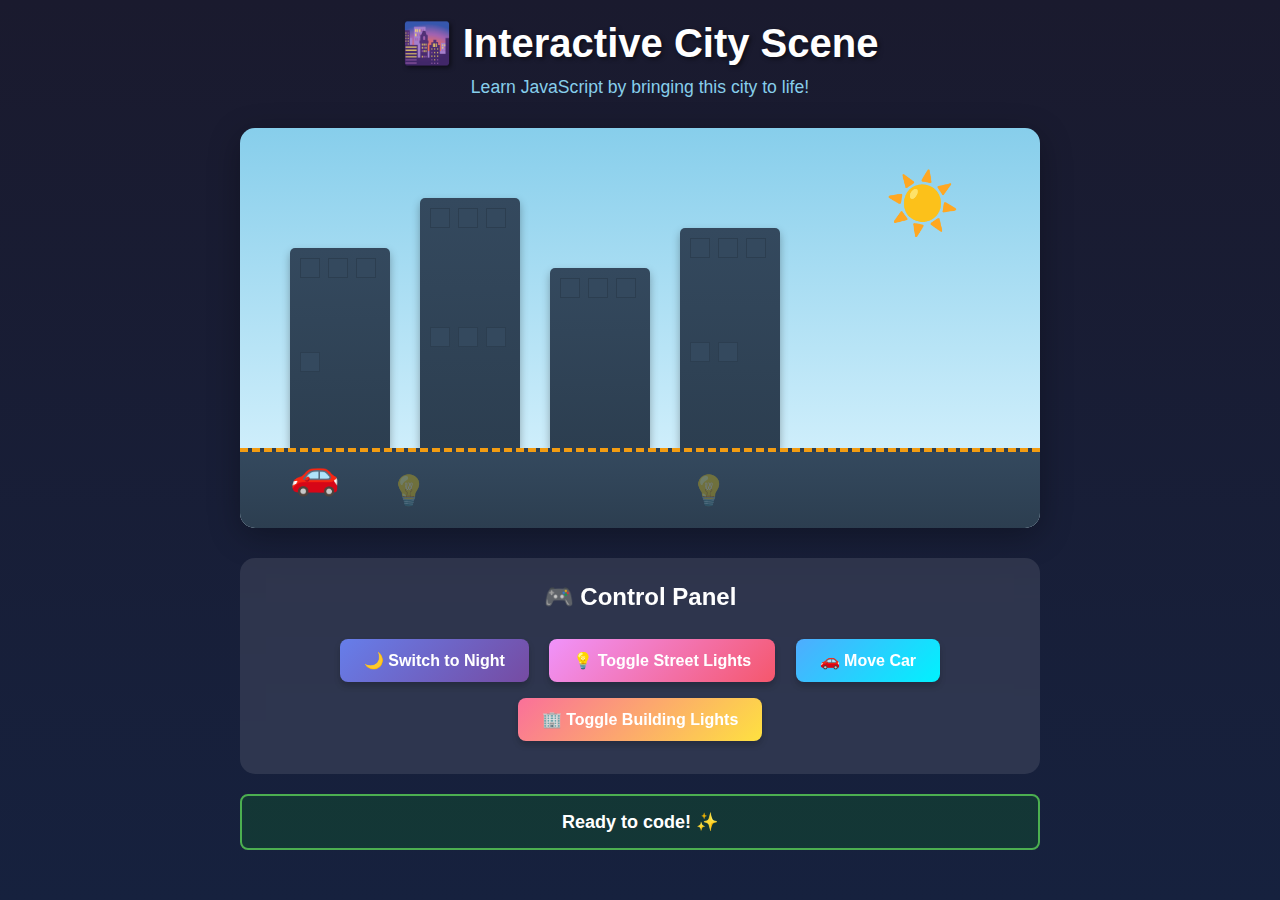
<file: i2-student/files (6)/index.html>
<!DOCTYPE html>
<html lang="en">
<head>
    <meta charset="UTF-8">
    <meta name="viewport" content="width=device-width, initial-scale=1.0">
    <title>Interactive City Scene - JavaScript Demo</title>
    <link rel="stylesheet" href="styles.css">
</head>
<body>
    <div class="container">
        <h1>🌆 Interactive City Scene</h1>
        <p class="subtitle">Learn JavaScript by bringing this city to life!</p>
        
        <!-- The City Scene -->
        <div class="scene" id="cityScene">
            <!-- Sky Background -->
            <div class="sky" id="sky">
                <div class="sun" id="sun">☀️</div>
                <div class="moon" id="moon">🌙</div>
                <div class="stars" id="stars">
                    <span class="star">✨</span>
                    <span class="star">✨</span>
                    <span class="star">✨</span>
                    <span class="star">✨</span>
                    <span class="star">✨</span>
                </div>
                <div class="cloud cloud1">☁️</div>
                <div class="cloud cloud2">☁️</div>
            </div>
            
            <!-- Buildings -->
            <div class="buildings">
                <div class="building" style="height: 200px; left: 50px;">
                    <div class="window"></div>
                    <div class="window"></div>
                    <div class="window"></div>
                    <div class="window"></div>
                </div>
                <div class="building" style="height: 250px; left: 180px;">
                    <div class="window"></div>
                    <div class="window"></div>
                    <div class="window"></div>
                    <div class="window"></div>
                    <div class="window"></div>
                    <div class="window"></div>
                </div>
                <div class="building" style="height: 180px; left: 310px;">
                    <div class="window"></div>
                    <div class="window"></div>
                    <div class="window"></div>
                </div>
                <div class="building" style="height: 220px; left: 440px;">
                    <div class="window"></div>
                    <div class="window"></div>
                    <div class="window"></div>
                    <div class="window"></div>
                    <div class="window"></div>
                </div>
            </div>
            
            <!-- Street -->
            <div class="street">
                <div class="street-light" id="streetLight1">💡</div>
                <div class="street-light" id="streetLight2">💡</div>
                <div class="car" id="car">🚗</div>
            </div>
        </div>
        
        <!-- Control Panel -->
        <div class="controls">
            <h3>🎮 Control Panel</h3>
            <button id="toggleDayNight" class="btn btn-primary">🌙 Switch to Night</button>
            <button id="toggleLights" class="btn btn-secondary">💡 Toggle Street Lights</button>
            <button id="moveCar" class="btn btn-success">🚗 Move Car</button>
            <button id="toggleWindows" class="btn btn-warning">🏢 Toggle Building Lights</button>
        </div>
        
        <!-- Status Display -->
        <div class="status" id="status">
            Ready to code! ✨
        </div>
    </div>
    
    <!-- Load JavaScript Files -->
    <script src="background-animation.js"></script>
    <script src="interactive.js"></script>
</body>
</html>
</file>
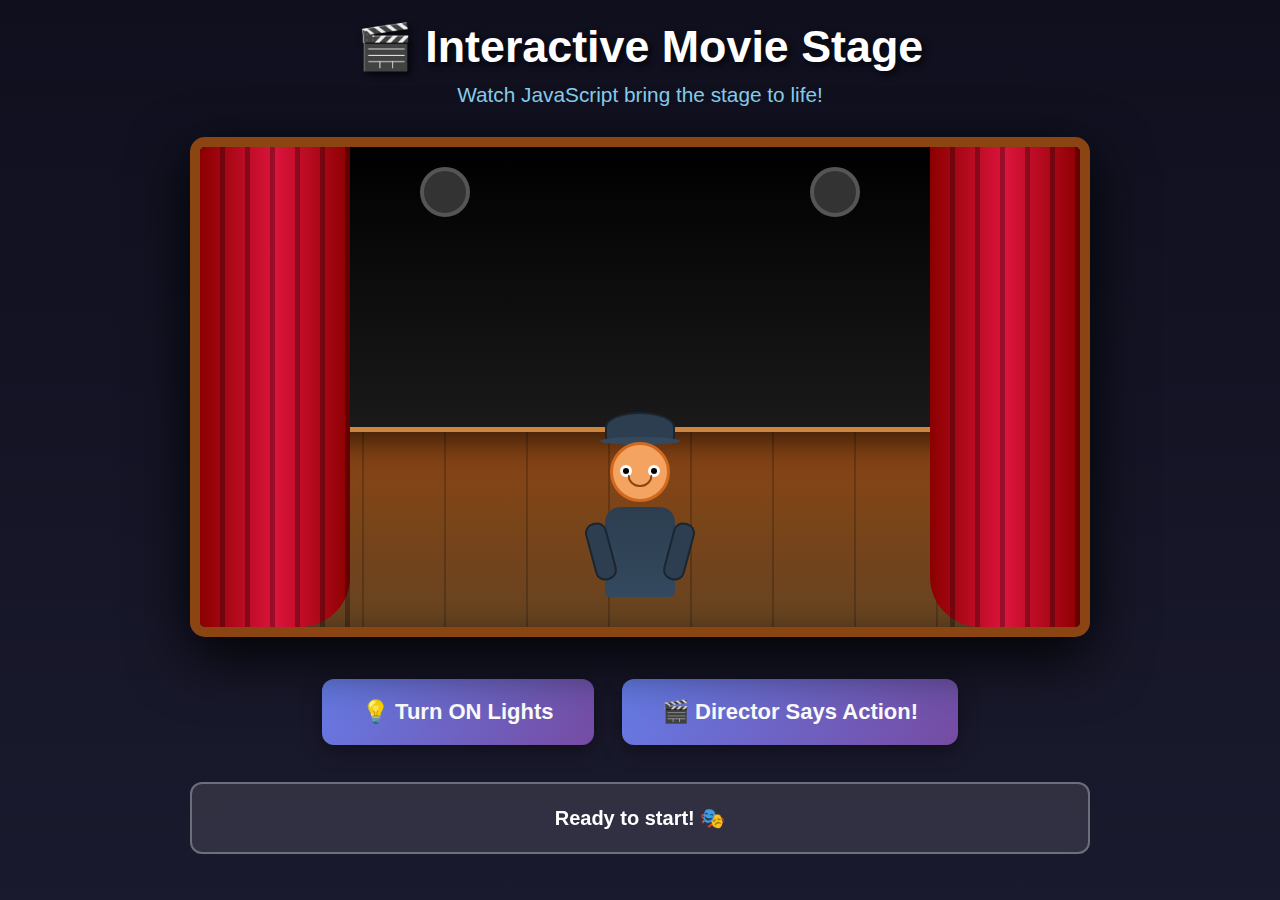
<file: Interactivity_Student/Interactivity/index.html>
<!DOCTYPE html>
<html lang="en">
<head>
    <meta charset="UTF-8">
    <meta name="viewport" content="width=device-width, initial-scale=1.0">
    <title>Interactive Stage Demo</title>
    <link rel="stylesheet" href="styles.css">
</head>
<body>
    <div class="container">
        <h1>🎬 Interactive Movie Stage</h1>
        <p class="subtitle">Watch JavaScript bring the stage to life!</p>

        <!-- The Stage -->
        <div class="stage-container">
            <!-- Red Curtains -->
            <div class="curtain curtain-left"></div>
            <div class="curtain curtain-right"></div>
            
            <!-- Stage Lights -->
            <div class="stage-light left-light">
                <div class="light-bulb" id="leftBulb"></div>
                <div class="light-beam" id="leftBeam"></div>
            </div>
            
            <div class="stage-light right-light">
                <div class="light-bulb" id="rightBulb"></div>
                <div class="light-beam" id="rightBeam"></div>
            </div>
            
            <!-- Main Stage Floor -->
            <div class="stage-floor">
                <!-- Director Character -->
                <div class="director" id="director">
                    <!-- Director's Cap -->
                    <div class="cap"></div>
                    <!-- Director's Head -->
                    <div class="head">
                        <div class="eyes">
                            <div class="eye"></div>
                            <div class="eye"></div>
                        </div>
                        <div class="mouth"></div>
                    </div>
                    <!-- Director's Body -->
                    <div class="body"></div>
                    <!-- Director's Megaphone -->
                    <div class="megaphone" id="megaphone">📢</div>
                </div>
                
                <!-- Action Text -->
                <div class="action-text" id="actionText">ACTION!</div>
            </div>
        </div>

        <!-- Control Buttons -->
        <div class="controls">
            <button id="lightButton" class="btn">💡 Turn ON Lights</button>
            <button id="actionButton" class="btn">🎬 Director Says Action!</button>
        </div>

        <!-- Status Message -->
        <div class="status" id="status">Ready to start! 🎭</div>
    </div>

    <!-- JavaScript File -->
    <script src="script.js"></script>
</body>
</html>
</file>
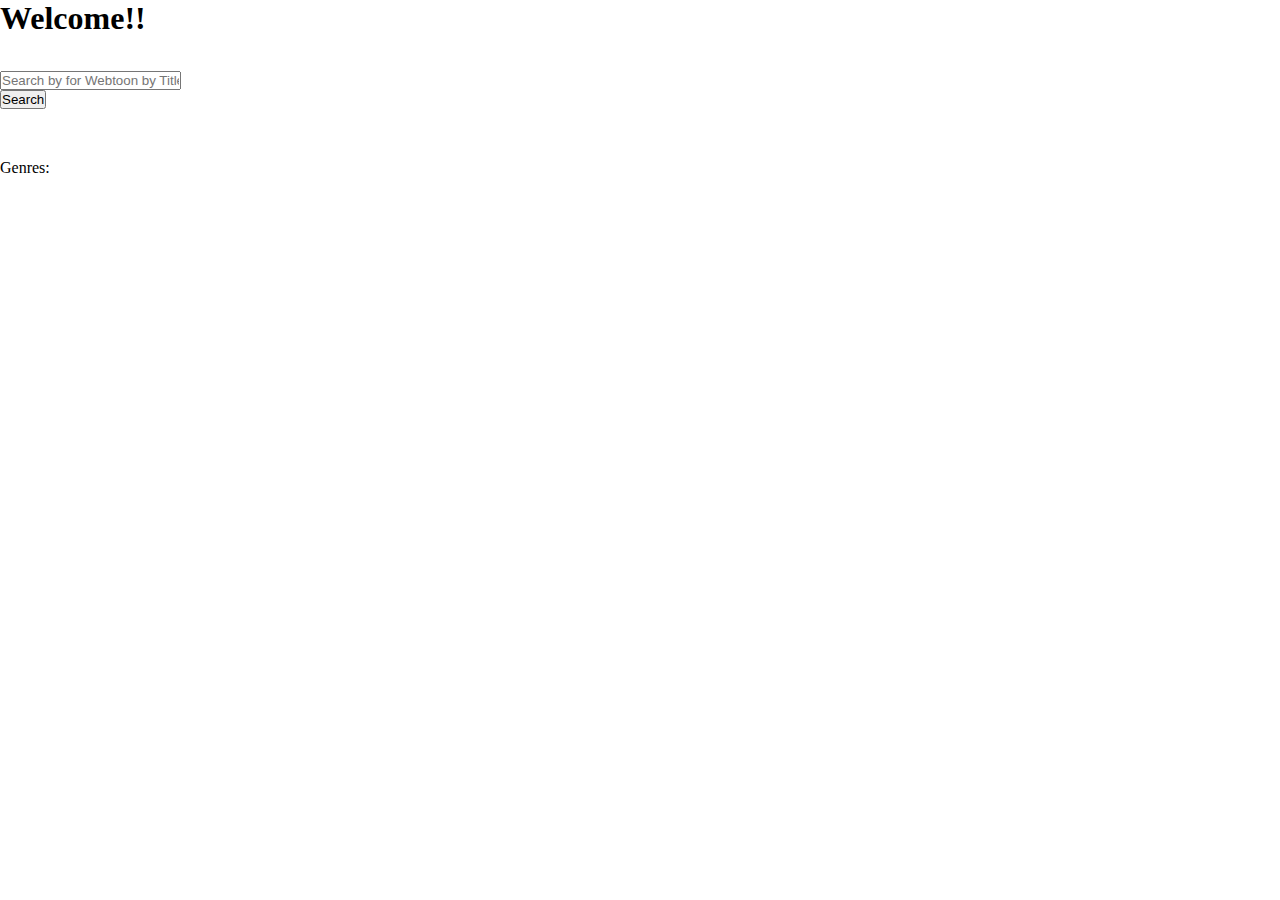
<file: Final Project/home.html>
<!DOCTYPE html>
<html lang="en">
 <head>
 <meta charset="UTF-8" />
 <meta http-equiv="X-UA-Compatible" content="IE=edge" />
 <meta name="viewport" content="width=device-width, initial-scale=1.0" />
 <title>Read Rater Dashboard</title>
 <link rel="stylesheet" href="css/home.css">
 </head>
 <body>
    <div class="wrapper">
        <header>
            <h1 id="welcome message"> Welcome!!</h1>
        </header>
        <br>
        <div class="searchbar">
            <input type="text" id="searchContent" name="searchbar" placeholder="Search by for Webtoon by Title...">
            <br>
            <button id="searchbtn">Search</button>
        </div>

        <div class="result">
            <h2 id="title"></h2>
            <img id="thumbnail">
            <p id= 'description'></p>
            <!-- <p>Author: <span id = 'author'></span></p> -->
            <p>Genres: <span id="genres"></span></p>
            <p id="description"></p>
        </div>

        
        
    </div>
<script src="home.js"></script>
</body>
</html>
</file>
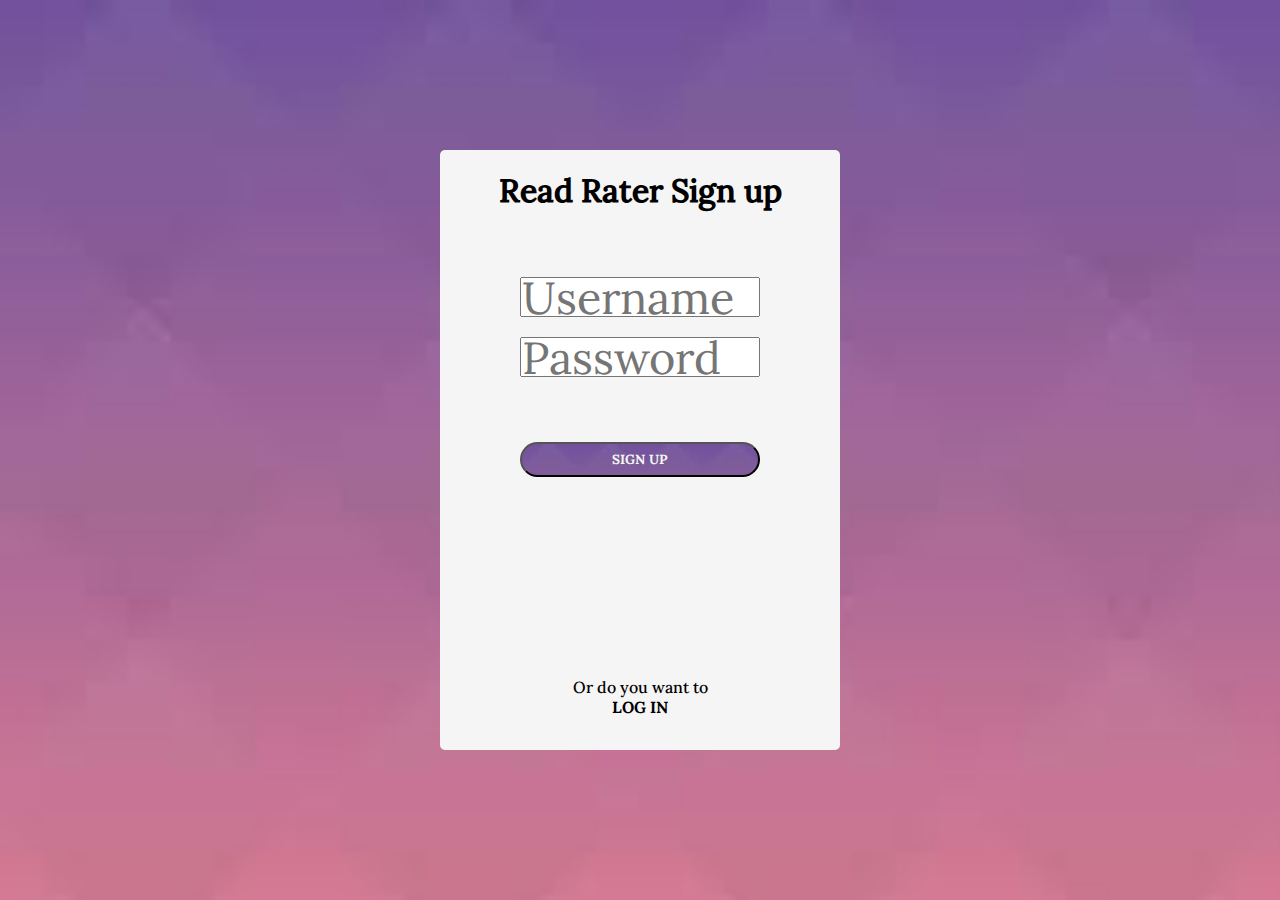
<file: Final Project/signup.html>
<!DOCTYPE html>
<html lang="en">
 <head>
 <meta charset="UTF-8" />
 <meta http-equiv="X-UA-Compatible" content="IE=edge" />
 <meta name="viewport" content="width=device-width, initial-scale=1.0" />
 <title>Read Rater</title>
 <link rel="stylesheet" href="css/styles.css">
 </head>
 <body>
    <div class="wrapper">
        <div class="loginBox">
            <h1>Read Rater Sign up</h1>
            <form action="" id="signupForm">
                <!-- Username input -->
                 <div class="form-group">
                    <label for="username"></label>
                    <input type="text" name="username" id="username" placeholder="Username">
                 </div>
                <!-- Password input -->
                 <div class="form-group">
                    <label for="password"></label>
                    <input type="password" name="password" id="password" placeholder="Password">
                 </div>

                <!-- Login button -->
                 <button type="submit" id="signup">SIGN UP</button>
                
                 <!-- LINK TO SIGN UP PAGE -->
                <p>Or do you want to <br> <a href="index.html">LOG IN</a></p>

            </form>

        </div>
    </div>
<script src="signup.js"></script>
</body>
</html>
</file>
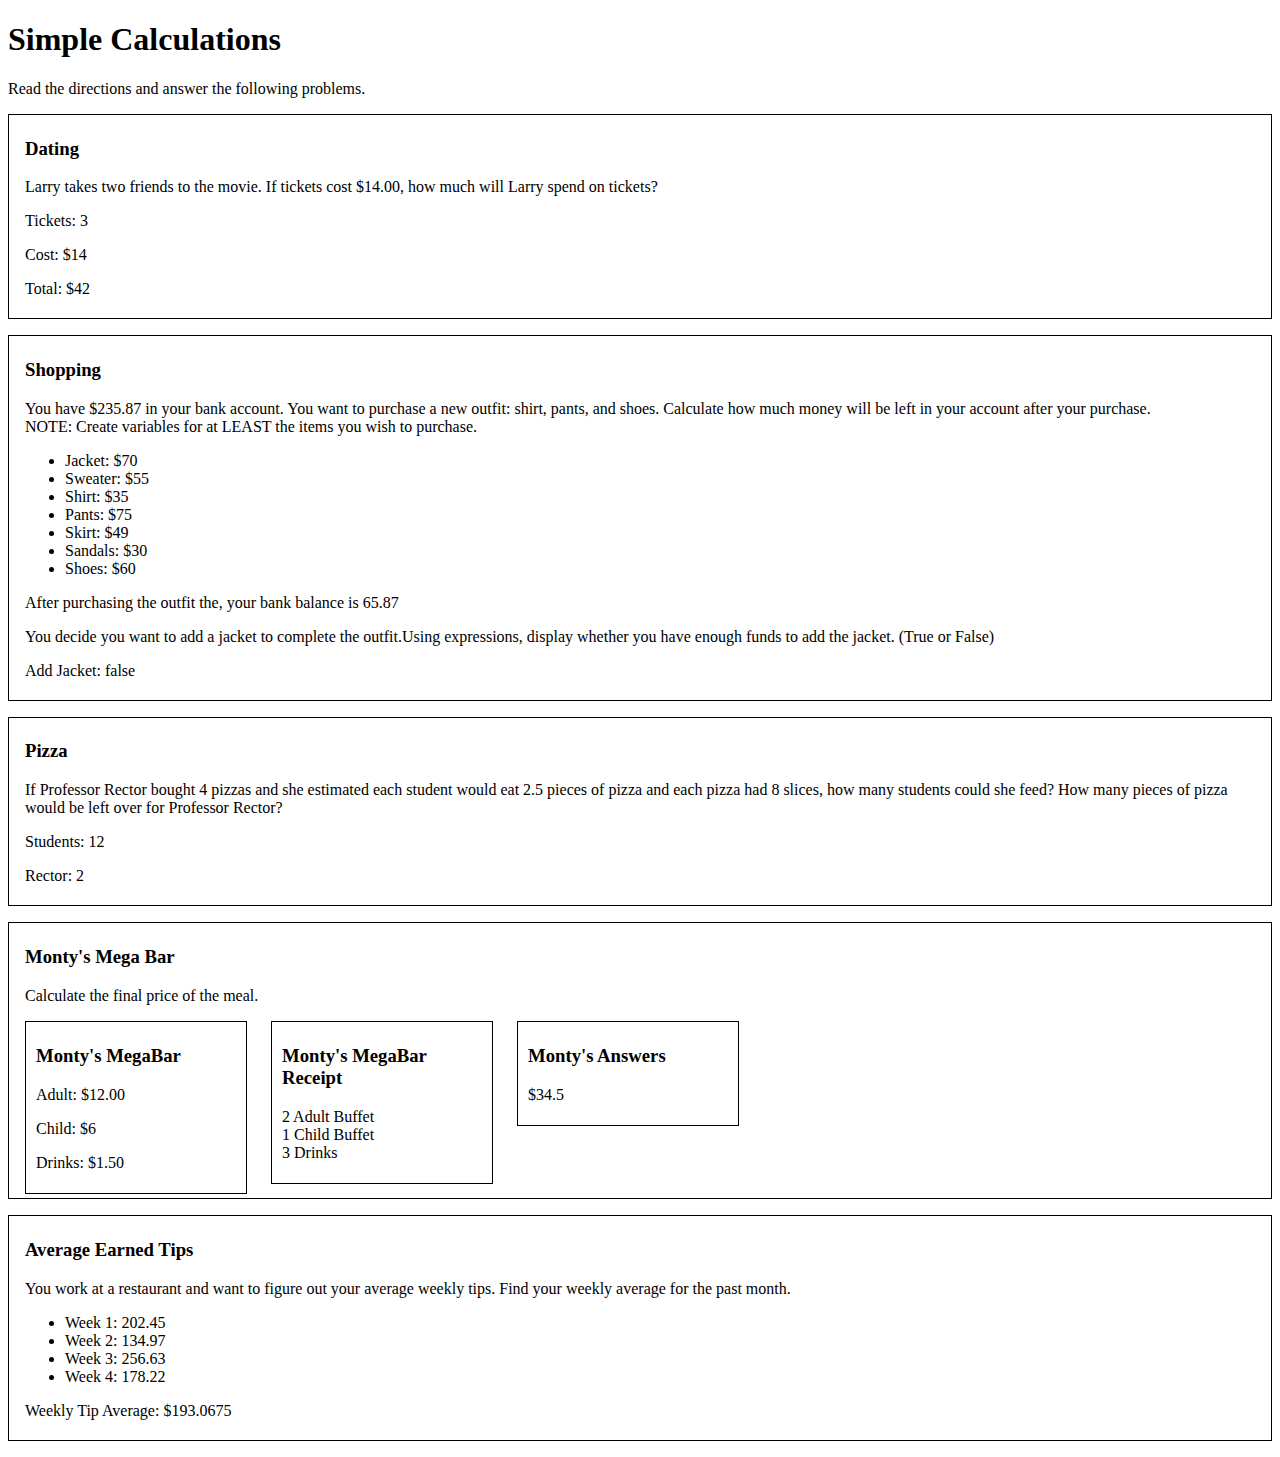
<file: Lab_Assignment2/simpleCalculations.html>
<!DOCTYPE html>
<html>

<head>
    <title>Simple Calculations</title>
    <style>
        img {
            border: 2px solid gray;
            padding: 5px;
            width: 60%;
        }
        
        div {
            border: 1px solid black;
            width: 200px;
            float: left;
            padding: 5px 10px;
            margin-right: 1.5em;
        }
        
        section {
            border: 1px solid black;
            margin-bottom: 1em;
            padding: 0.25em 1em;
        }
        
        .clearfix::before,
        .clearfix::after {
            content: "";
            display: block;
            clear: both;
        }
    </style>
</head>

<body>
    <h1>Simple Calculations</h1>
    <p>Read the directions and answer the following problems.</p>

    <section>
        <h3>Dating</h3>
        <p>Larry takes two friends to the movie. If tickets cost $14.00, how much will Larry spend on tickets?</p>
        <p id="ticketNum">Tickets: </p>
        <p id="ticketCost">Cost: $</p>
        <p id="ttCost">Total: $
            <!-- <script>
                var pizza = 4;
                pizza;
            </script> -->
        </p>
    </section>
    <section>
        <h3>Shopping</h3>
        <p>You have $235.87 in your bank account. You want to purchase a new outfit: shirt, pants, and shoes. Calculate how much money will be left in your account after your purchase. <br/> NOTE: Create variables for at LEAST the items you wish to purchase.</p>
        <ul>
            <li>Jacket: $70</li>
            <li>Sweater: $55</li>
            <li>Shirt: $35</li>
            <li>Pants: $75</li>
            <li>Skirt: $49</li>
            <li>Sandals: $30</li>
            <li>Shoes: $60</li>
        </ul>
        <p id="bank"></p>
        <p>You decide you want to add a jacket to complete the outfit.Using expressions, display whether you have enough funds to add the jacket. (True or False)</p>
        <p id="addJacket"></p>
    </section>
    <section>
        <h3>Pizza</h3>
        <p>If Professor Rector bought 4 pizzas and she estimated each student would eat 2.5 pieces of pizza and each pizza had 8 slices, how many students could she feed? How many pieces of pizza would be left over for Professor Rector?</p>
        <p id='studentNum'></p>
        <p id="remainder"></p>
    </section>
    <section class="clearfix">
        <h3>Monty's Mega Bar</h3>
        <p>Calculate the final price of the meal.</p>
        <div>
            <h3>Monty's MegaBar</h3>
            <p>Adult: $12.00</p>
            <p>Child: $6</p>
            <p>Drinks: $1.50</p>
        </div>
        <div>
            <h3>Monty's MegaBar Receipt</h3>
            <p>2 Adult Buffet<br/> 1 Child Buffet<br/> 3 Drinks</p>
        </div>
        <div>
            <h3>Monty's Answers</h3>
            <p id="Monty"></p>
        </div>
    </section>
    <section>
        <h3>Average Earned Tips</h3>
        <p>You work at a restaurant and want to figure out your average weekly tips. Find your weekly average for the past month.</p>
        <ul>
            <li>Week 1: 202.45</li>
            <li>Week 2: 134.97</li>
            <li>Week 3: 256.63</li>
            <li>Week 4: 178.22</li>
        </ul>
        <p id="tips"></p>
    <script src="index.js"></script>
</body>

</html>
</file>
<file: Final Project/css/styles.css>
@font-face {
    font-family: 'LoraMedium';
    src: url(../Fonts/Lora-Medium.ttf);
}
@font-face {
    font-family: 'LoraReg';
    src: url(../Fonts/Lora-Regular.ttf);
}
@font-face {
    font-family: 'LoraBold';
    src: url(../Fonts/Lora-Bold.ttf);
}
* {
 margin: 0;
 padding: 0;
 box-sizing: border-box;
}
html, body {
 height: 100%
}
h1, h2, h3, h4, h5, h6, p {
 margin-bottom: 16px
}
.wrapper{
    display: flex;
    align-items: center;
    justify-content: space-evenly;
    background-color: aliceblue;
    background-image: url(../images/loginBCKGRND.jpeg);
    background-size: cover;
    background-repeat: repeat;
    height: 100%;
    /* padding-top: 100px; */
}
.loginBox{
    padding-top: 20px;
    font-family: LoraMedium;
    text-align: center;
    width: 400px;
    height: 600px;      
    margin: 0 auto; 
    align-items: center;
    border-radius: 5px;
    background-color: whitesmoke;
}
.loginBox h1{
    padding-bottom: 50px;
}
.form-group input{
    font-family: LoraReg;
    width: 60%;
    height: 40px;
    margin-bottom: 20px;
    font-size: 45px;
}

#loginForm button{
    margin-top: 45px;
    margin-bottom: 200px;
    height: 35px;
    width: 60%;
    border-radius: 20px;
    background-image: url(../images/loginBCKGRND.jpeg);
    font-family: LoraBold;
    color: whitesmoke;
}

#loginForm p a{
    font-family: LoraBold;
    text-decoration: none;
    color: black;
}

#signupForm button{
    margin-top: 45px;
    margin-bottom: 200px;
    height: 35px;
    width: 60%;
    border-radius: 20px;
    background-image: url(../images/loginBCKGRND.jpeg);
    font-family: LoraBold;
    color: whitesmoke;
}

#signupForm p a{
    font-family: LoraBold;
    text-decoration: none;
    color: black;
}
</file>
<file: Lab_Assignment1/style.css>
* {
 margin: 0;
 padding: 0;
 box-sizing: border-box;
}
html, body {
 height: 100%
}
h1, h2, h3, h4, h5, h6, p {
 margin-bottom: 16px;
 font-family: 'Courier New';
}

.click{
    margin: 0 auto;
    /* background-color: green; */
    height: 200px;
    width: 300px;
    display: flex;
    align-items: center;
    flex-wrap: wrap;
    justify-content: space-evenly;
    text-align: center;
}
.click button{
    margin: 0 auto;
    display: flex;
    align-items: center;
    justify-content: space-evenly;
    width: 100px;
    height: 50px;
}
.click span{
    margin: auto;
}
</file>
<file: Lab_Assignment3/css/styles.css>
* {
 margin: 0;
 padding: 0;
 box-sizing: border-box;
}
html, body {
 height: 100%
}
h1, h2, h3, h4, h5, h6, p {
 margin-bottom: 16px
 
}
.wrapper{
    /* border: solid 2px red; */
    display: flex;
    flex-direction: column;
    justify-content: space-evenly;
    min-width: 500px;
    height: 500px;
    margin: auto;
}
.title{
    border: solid 2px green ;
    background-color: green;
    color: white;
    height: 40px;
    width: 100%;    
    text-align: center;
    align-items: center;
    /* z-index: 1; */
}

h1{
    font-family:  Georgia;
}

.calculator{
    margin: 0 auto;
    width: 700px;
    height: 100%;
    /* border: solid 2px blue; */
    /* z-index: 2; */
}

.problem{
    /* background-color:  purple; */
    width: 100%;
    height: 50%;
    padding-left: 20px;
}

.result{
    /* background-color:  yellowgreen; */
    width: 100%;
    height: 50%;
}


label, input{
    text-align: right;
    font-family: Georgia;
    font-size: large;
    margin-bottom: 30px;
    
}

#calculate{
    width: 90px;
    height: 30px;
    color: white;
    background-color: red;
    border-radius: 14.5%;
    user-select: none;
    cursor: pointer;
}

#result{
    font-family: Georgia;
    font-size: large;
}
</file>
<file: i2-student/files (6)/styles.css>
/* General Styles */
* {
    margin: 0;
    padding: 0;
    box-sizing: border-box;
}

body {
    font-family: 'Segoe UI', Tahoma, Geneva, Verdana, sans-serif;
    background: linear-gradient(to bottom, #1a1a2e, #16213e);
    color: white;
    padding: 20px;
    min-height: 100vh;
}

.container {
    max-width: 800px;
    margin: 0 auto;
}

h1 {
    text-align: center;
    font-size: 2.5em;
    margin-bottom: 10px;
    text-shadow: 2px 2px 4px rgba(0, 0, 0, 0.5);
}

.subtitle {
    text-align: center;
    color: #87CEEB;
    margin-bottom: 30px;
    font-size: 1.1em;
}

/* Scene Container */
.scene {
    position: relative;
    width: 100%;
    height: 400px;
    background: linear-gradient(to bottom, #87CEEB 0%, #E0F6FF 100%);
    border-radius: 15px;
    overflow: hidden;
    box-shadow: 0 8px 32px rgba(0, 0, 0, 0.3);
    transition: background 0.8s ease;
}

/* Sky with day/night states */
.sky {
    position: absolute;
    top: 0;
    left: 0;
    width: 100%;
    height: 70%;
    transition: background 0.8s ease;
}

.scene.night .sky {
    background: linear-gradient(to bottom, #0a0e27 0%, #1a1a40 100%);
}

/* Sun */
.sun {
    position: absolute;
    top: 40px;
    right: 80px;
    font-size: 60px;
    transition: all 0.8s ease;
    opacity: 1;
}

.scene.night .sun {
    opacity: 0;
    transform: translateY(-100px);
}

/* Moon */
.moon {
    position: absolute;
    top: 40px;
    right: 80px;
    font-size: 60px;
    opacity: 0;
    transition: all 0.8s ease;
    transform: translateY(-100px);
}

.scene.night .moon {
    opacity: 1;
    transform: translateY(0);
}

/* Stars */
.stars {
    position: absolute;
    top: 0;
    left: 0;
    width: 100%;
    height: 100%;
    opacity: 0;
    transition: opacity 0.8s ease;
}

.scene.night .stars {
    opacity: 1;
}

.star {
    position: absolute;
    font-size: 20px;
}

.star:nth-child(1) { top: 20%; left: 15%; }
.star:nth-child(2) { top: 30%; left: 45%; }
.star:nth-child(3) { top: 15%; left: 75%; }
.star:nth-child(4) { top: 40%; left: 25%; }
.star:nth-child(5) { top: 25%; left: 60%; }

/* Clouds */
.cloud {
    position: absolute;
    font-size: 40px;
    animation: float 20s infinite linear;
    opacity: 0.8;
}

.cloud1 {
    top: 60px;
    left: -50px;
}

.cloud2 {
    top: 100px;
    left: -100px;
    animation-duration: 25s;
}

@keyframes float {
    from {
        transform: translateX(0);
    }
    to {
        transform: translateX(900px);
    }
}

/* Buildings Container */
.buildings {
    position: absolute;
    bottom: 80px;
    left: 0;
    width: 100%;
    height: 250px;
}

/* Individual Building */
.building {
    position: absolute;
    bottom: 0;
    width: 100px;
    background: linear-gradient(to bottom, #34495e, #2c3e50);
    border-radius: 5px 5px 0 0;
    box-shadow: 0 4px 8px rgba(0, 0, 0, 0.3);
    display: flex;
    flex-wrap: wrap;
    padding: 10px;
    gap: 8px;
    transition: background 0.5s ease;
}

/* Windows */
.window {
    width: 20px;
    height: 20px;
    background-color: #34495e;
    border: 1px solid #2c3e50;
    transition: background-color 0.3s ease;
}

.window.lit {
    background-color: #f39c12;
    box-shadow: 0 0 10px #f39c12;
}

/* Street */
.street {
    position: absolute;
    bottom: 0;
    left: 0;
    width: 100%;
    height: 80px;
    background: linear-gradient(to bottom, #34495e, #2c3e50);
    border-top: 4px dashed #f39c12;
}

/* Street Lights */
.street-light {
    position: absolute;
    bottom: 20px;
    font-size: 30px;
    opacity: 0.3;
    transition: all 0.3s ease;
}

#streetLight1 {
    left: 150px;
}

#streetLight2 {
    left: 450px;
}

.street-light.on {
    opacity: 1;
    filter: drop-shadow(0 0 10px yellow);
}

/* Car */
.car {
    position: absolute;
    bottom: 30px;
    left: 50px;
    font-size: 40px;
    transition: all 2s ease;
}

/* Control Panel */
.controls {
    margin-top: 30px;
    padding: 25px;
    background: rgba(255, 255, 255, 0.1);
    backdrop-filter: blur(10px);
    border-radius: 15px;
    text-align: center;
}

.controls h3 {
    margin-bottom: 20px;
    font-size: 1.5em;
}

/* Buttons */
.btn {
    margin: 8px;
    padding: 12px 24px;
    font-size: 16px;
    border: none;
    border-radius: 8px;
    cursor: pointer;
    font-weight: bold;
    transition: all 0.3s ease;
    box-shadow: 0 4px 6px rgba(0, 0, 0, 0.2);
}

.btn:hover {
    transform: translateY(-2px);
    box-shadow: 0 6px 12px rgba(0, 0, 0, 0.3);
}

.btn:active {
    transform: translateY(0);
}

.btn-primary {
    background: linear-gradient(135deg, #667eea 0%, #764ba2 100%);
    color: white;
}

.btn-secondary {
    background: linear-gradient(135deg, #f093fb 0%, #f5576c 100%);
    color: white;
}

.btn-success {
    background: linear-gradient(135deg, #4facfe 0%, #00f2fe 100%);
    color: white;
}

.btn-warning {
    background: linear-gradient(135deg, #fa709a 0%, #fee140 100%);
    color: white;
}

/* Status Display */
.status {
    margin-top: 20px;
    padding: 15px;
    background: rgba(0, 255, 0, 0.1);
    border: 2px solid #4CAF50;
    border-radius: 8px;
    text-align: center;
    font-size: 18px;
    font-weight: bold;
}
</file>
<file: Interactivity_Student/Interactivity/styles.css>
/* General Styles */
* {
    margin: 0;
    padding: 0;
    box-sizing: border-box;
}

body {
    font-family: 'Arial', sans-serif;
    background: linear-gradient(to bottom, #0f0f1e 0%, #1a1a2e 100%);
    color: white;
    padding: 20px;
    min-height: 100vh;
}

.container {
    max-width: 900px;
    margin: 0 auto;
}

h1 {
    text-align: center;
    font-size: 2.8em;
    margin-bottom: 10px;
    text-shadow: 3px 3px 6px rgba(0, 0, 0, 0.7);
}

.subtitle {
    text-align: center;
    color: #87CEEB;
    margin-bottom: 30px;
    font-size: 1.3em;
}

/* ==================== STAGE CONTAINER ==================== */
.stage-container {
    position: relative;
    width: 100%;
    height: 500px;
    background: linear-gradient(to bottom, #000000 0%, #1a1a1a 60%);
    border: 10px solid #8B4513;
    border-radius: 15px;
    overflow: hidden;
    box-shadow: 0 20px 60px rgba(0, 0, 0, 0.9);
    margin-bottom: 30px;
}

/* ==================== RED CURTAINS ==================== */
.curtain {
    position: absolute;
    top: 0;
    width: 150px;
    height: 100%;
    background: linear-gradient(to right, #8B0000, #DC143C, #8B0000);
    z-index: 5;
}

.curtain::before {
    content: '';
    position: absolute;
    top: 0;
    width: 100%;
    height: 100%;
    background: repeating-linear-gradient(
        90deg,
        transparent,
        transparent 20px,
        rgba(0, 0, 0, 0.3) 20px,
        rgba(0, 0, 0, 0.3) 25px
    );
}

.curtain-left {
    left: 0;
    border-radius: 0 0 50px 0;
}

.curtain-right {
    right: 0;
    border-radius: 0 0 0 50px;
}

/* ==================== STAGE LIGHTS ==================== */
.stage-light {
    position: absolute;
    top: 20px;
    z-index: 3;
}

.left-light {
    left: 220px;
}

.right-light {
    right: 220px;
}

/* Light Bulb */
.light-bulb {
    width: 50px;
    height: 50px;
    background: #333;
    border-radius: 50%;
    border: 4px solid #555;
    position: relative;
    transition: all 0.6s ease;
}

/* Light Beam - CORRECTED: Narrow at top, wide at bottom */
.light-beam {
    position: absolute;
    top: 50px;
    left: 50%;
    
    transform: translateX(-50%) rotate(180deg) ;
    width: 0;
    height: 0;
    /* Triangle pointing down: narrow at top (border-top), wide at bottom (border-left/right) */
    border-left: 100px solid transparent;
    border-right: 100px solid transparent;
    border-top: 320px solid rgba(255, 255, 100, 0);
    opacity: 0;
    transition: all 0.8s ease;
}

/* Light ON State */
.light-bulb.on {
    background: radial-gradient(circle, #ffff00, #ffd700);
    box-shadow: 0 0 40px #ffff00, 0 0 80px #ffd700;
    border-color: #ffd700;
}

.light-beam.on {
    opacity: 1;
    border-top-color: rgba(255, 255, 150, 0.6);
    filter: blur(20px);
}

/* ==================== STAGE FLOOR ==================== */
.stage-floor {
    position: absolute;
    bottom: 0;
    left: 0;
    width: 100%;
    height: 200px;
    background: linear-gradient(to bottom, #8B4513 0%, #654321 100%);
    border-top: 5px solid #CD853F;
    box-shadow: inset 0 10px 30px rgba(0, 0, 0, 0.6);
}

/* Wood texture */
.stage-floor::before {
    content: '';
    position: absolute;
    top: 0;
    left: 0;
    width: 100%;
    height: 100%;
    background: repeating-linear-gradient(
        90deg,
        transparent,
        transparent 80px,
        rgba(0, 0, 0, 0.2) 80px,
        rgba(0, 0, 0, 0.2) 82px
    );
}

/* ==================== DIRECTOR CHARACTER ==================== */
.director {
    position: absolute;
    bottom: 30px;
    left: 50%;
    transform: translateX(-50%);
    transition: all 0.5s ease;
}

/* Director's Cap */
.cap {
    width: 70px;
    height: 30px;
    background: #2c3e50;
    border-radius: 50% 50% 0 0;
    margin: -3 auto 5px;
    position: relative;
    border: 2px solid #1a252f;
}

/* Cap brim */
.cap::after {
    content: '';
    position: absolute;
    bottom: -5px;
    left: 50%;
    transform: translateX(-50%);
    width: 80px;
    height: 8px;
    background: #34495e;
    border-radius: 50%;
}

/* Director's Head */
.head {
    width: 60px;
    height: 60px;
    background: #f4a460;
    border-radius: 50%;
    margin: 0 auto 5px;
    border: 3px solid #d2691e;
    position: relative;
}

/* Eyes Container */
.eyes {
    position: absolute;
    top: 20px;
    left: 50%;
    transform: translateX(-50%);
    width: 40px;
    display: flex;
    justify-content: space-between;
}

/* Individual Eye */
.eye {
    width: 12px;
    height: 12px;
    background: white;
    border-radius: 50%;
    position: relative;
}

/* Pupil */
.eye::after {
    content: '';
    position: absolute;
    top: 3px;
    left: 3px;
    width: 6px;
    height: 6px;
    background: #000;
    border-radius: 50%;
}

/* Mouth */
.mouth {
    position: absolute;
    bottom: 12px;
    left: 50%;
    transform: translateX(-50%);
    width: 25px;
    height: 12px;
    border: 2px solid #8B4513;
    border-top: none;
    border-radius: 0 0 15px 15px;
}

/* Director's Body */
.body {
    width: 70px;
    height: 90px;
    background: linear-gradient(to bottom, #2c3e50, #34495e);
    border-radius: 15px 15px 5px 5px;
    margin: 0 auto;
    position: relative;
}

/* Arms */
.body::before,
.body::after {
    content: '';
    position: absolute;
    top: 15px;
    width: 18px;
    height: 55px;
    background: #2c3e50;
    border-radius: 10px;
    border: 2px solid #1a252f;
}

.body::before {
    left: -15px;
    transform: rotate(-15deg);
}

.body::after {
    right: -15px;
    transform: rotate(15deg);
}

/* Megaphone */
.megaphone {
    position: absolute;
    top: -35px;
    right: -45px;
    font-size: 40px;
    opacity: 0;
    transition: all 0.3s ease;
    transform: rotate(-30deg);
}

/* Director Excited State */
.director.excited {
    animation: jump 0.6s ease-in-out;
}

.director.excited .megaphone {
    opacity: 1;
    animation: wave 0.5s ease-in-out infinite;
}

@keyframes jump {
    0%, 100% {
        transform: translateX(-50%) translateY(0);
    }
    50% {
        transform: translateX(-50%) translateY(-40px);
    }
}

@keyframes wave {
    0%, 100% {
        transform: rotate(-30deg);
    }
    50% {
        transform: rotate(-45deg);
    }
}

/* ==================== ACTION TEXT ==================== */
.action-text {
    position: absolute;
    top: 40px;
    left: 50%;
    transform: translateX(-50%);
    font-size: 70px;
    font-weight: bold;
    color: #FFD700;
    text-shadow: 4px 4px 12px rgba(0, 0, 0, 0.9),
                 0 0 30px rgba(255, 215, 0, 0.9);
    opacity: 0;
    transition: all 0.4s ease;
    z-index: 10;
}

.action-text.show {
    opacity: 1;
    animation: pulse 1s ease-in-out infinite;
}

@keyframes pulse {
    0%, 100% {
        transform: translateX(-50%) scale(1);
    }
    50% {
        transform: translateX(-50%) scale(1.08);
    }
}

/* ==================== CONTROL BUTTONS ==================== */
.controls {
    text-align: center;
    margin-bottom: 25px;
}

.btn {
    margin: 12px;
    padding: 20px 40px;
    font-size: 22px;
    border: none;
    border-radius: 12px;
    cursor: pointer;
    font-weight: bold;
    background: linear-gradient(135deg, #667eea 0%, #764ba2 100%);
    color: white;
    transition: all 0.3s ease;
    box-shadow: 0 6px 20px rgba(0, 0, 0, 0.4);
}

.btn:hover {
    transform: translateY(-3px);
    box-shadow: 0 10px 25px rgba(0, 0, 0, 0.5);
}

.btn:active {
    transform: translateY(0);
}

/* ==================== STATUS DISPLAY ==================== */
.status {
    padding: 22px;
    background: rgba(255, 255, 255, 0.1);
    border: 2px solid rgba(255, 255, 255, 0.3);
    border-radius: 12px;
    text-align: center;
    font-size: 20px;
    font-weight: bold;
    backdrop-filter: blur(10px);
}
</file>
<file: Final Project/css/home.css>
* {
 margin: 0;
 padding: 0;
 box-sizing: border-box;
}
html, body {
 height: 100%
}
h1, h2, h3, h4, h5, h6, p {
 margin-bottom: 16px
}
</file>
